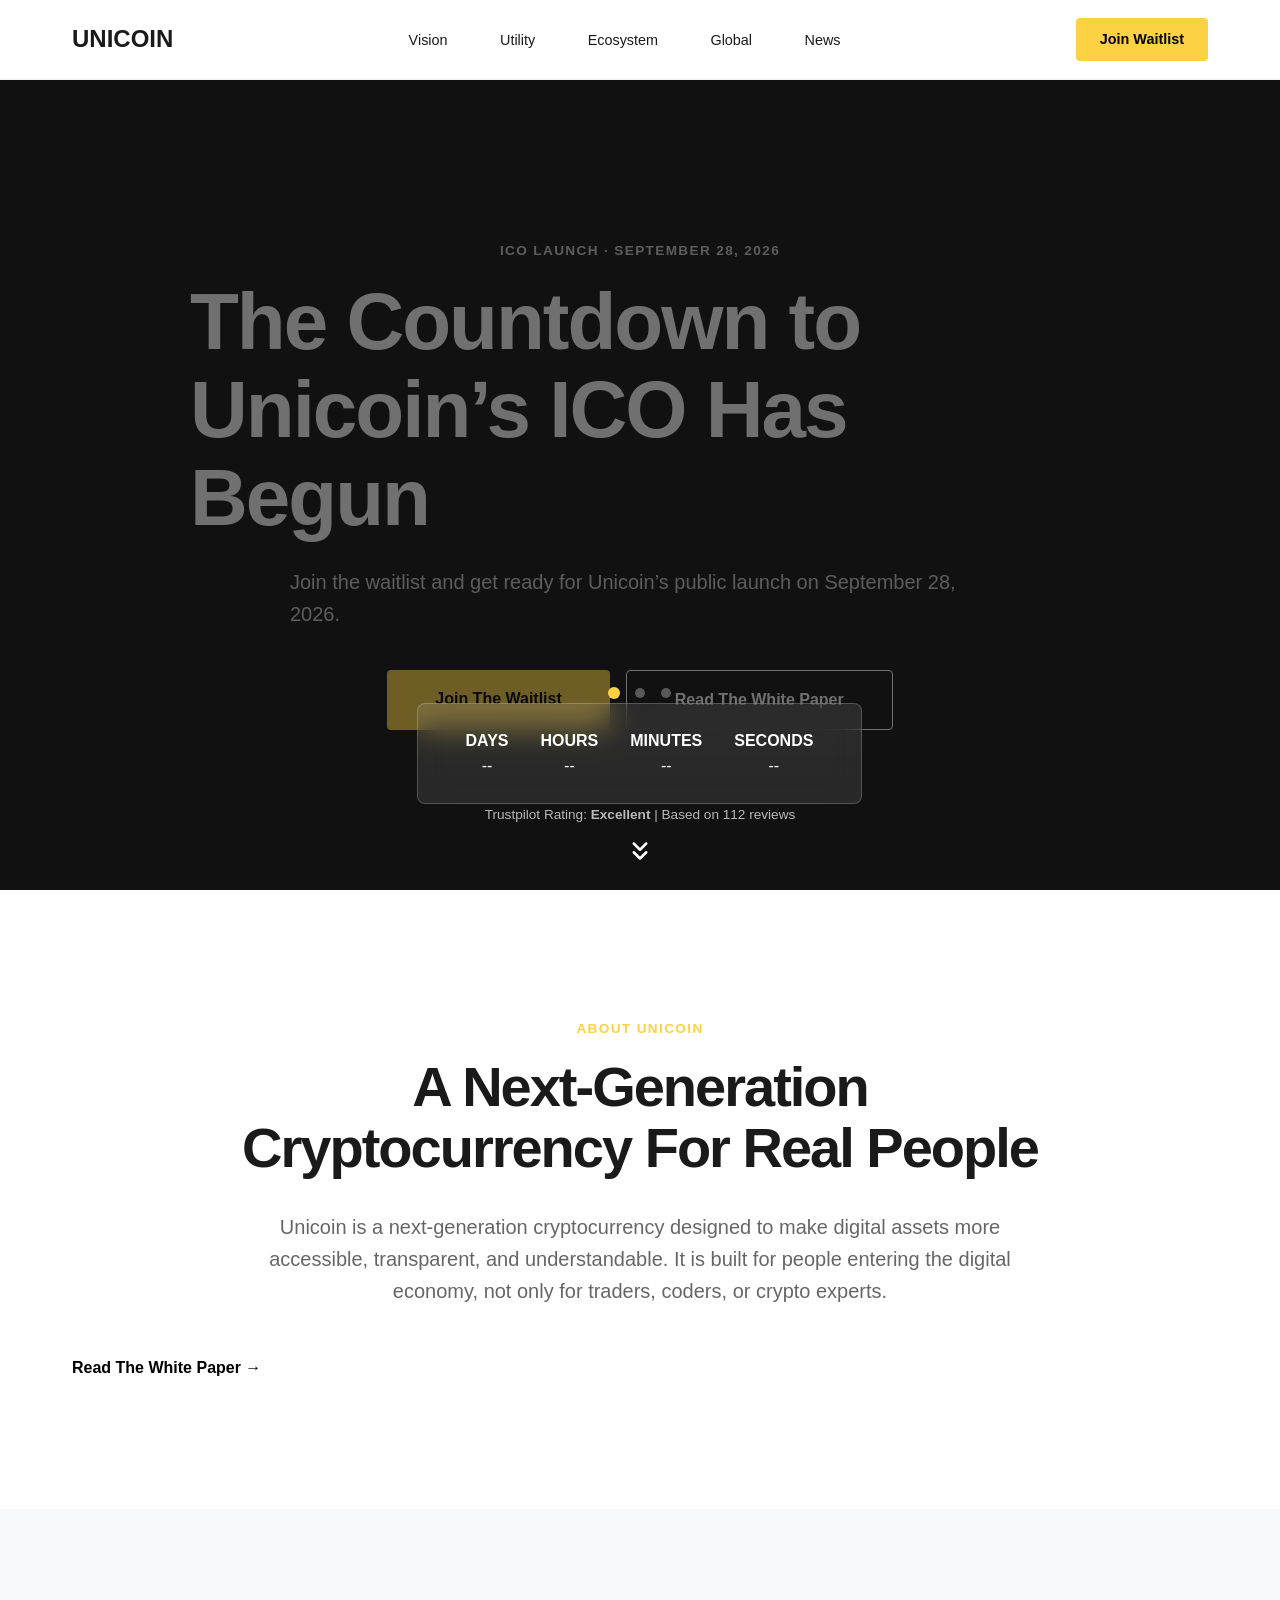
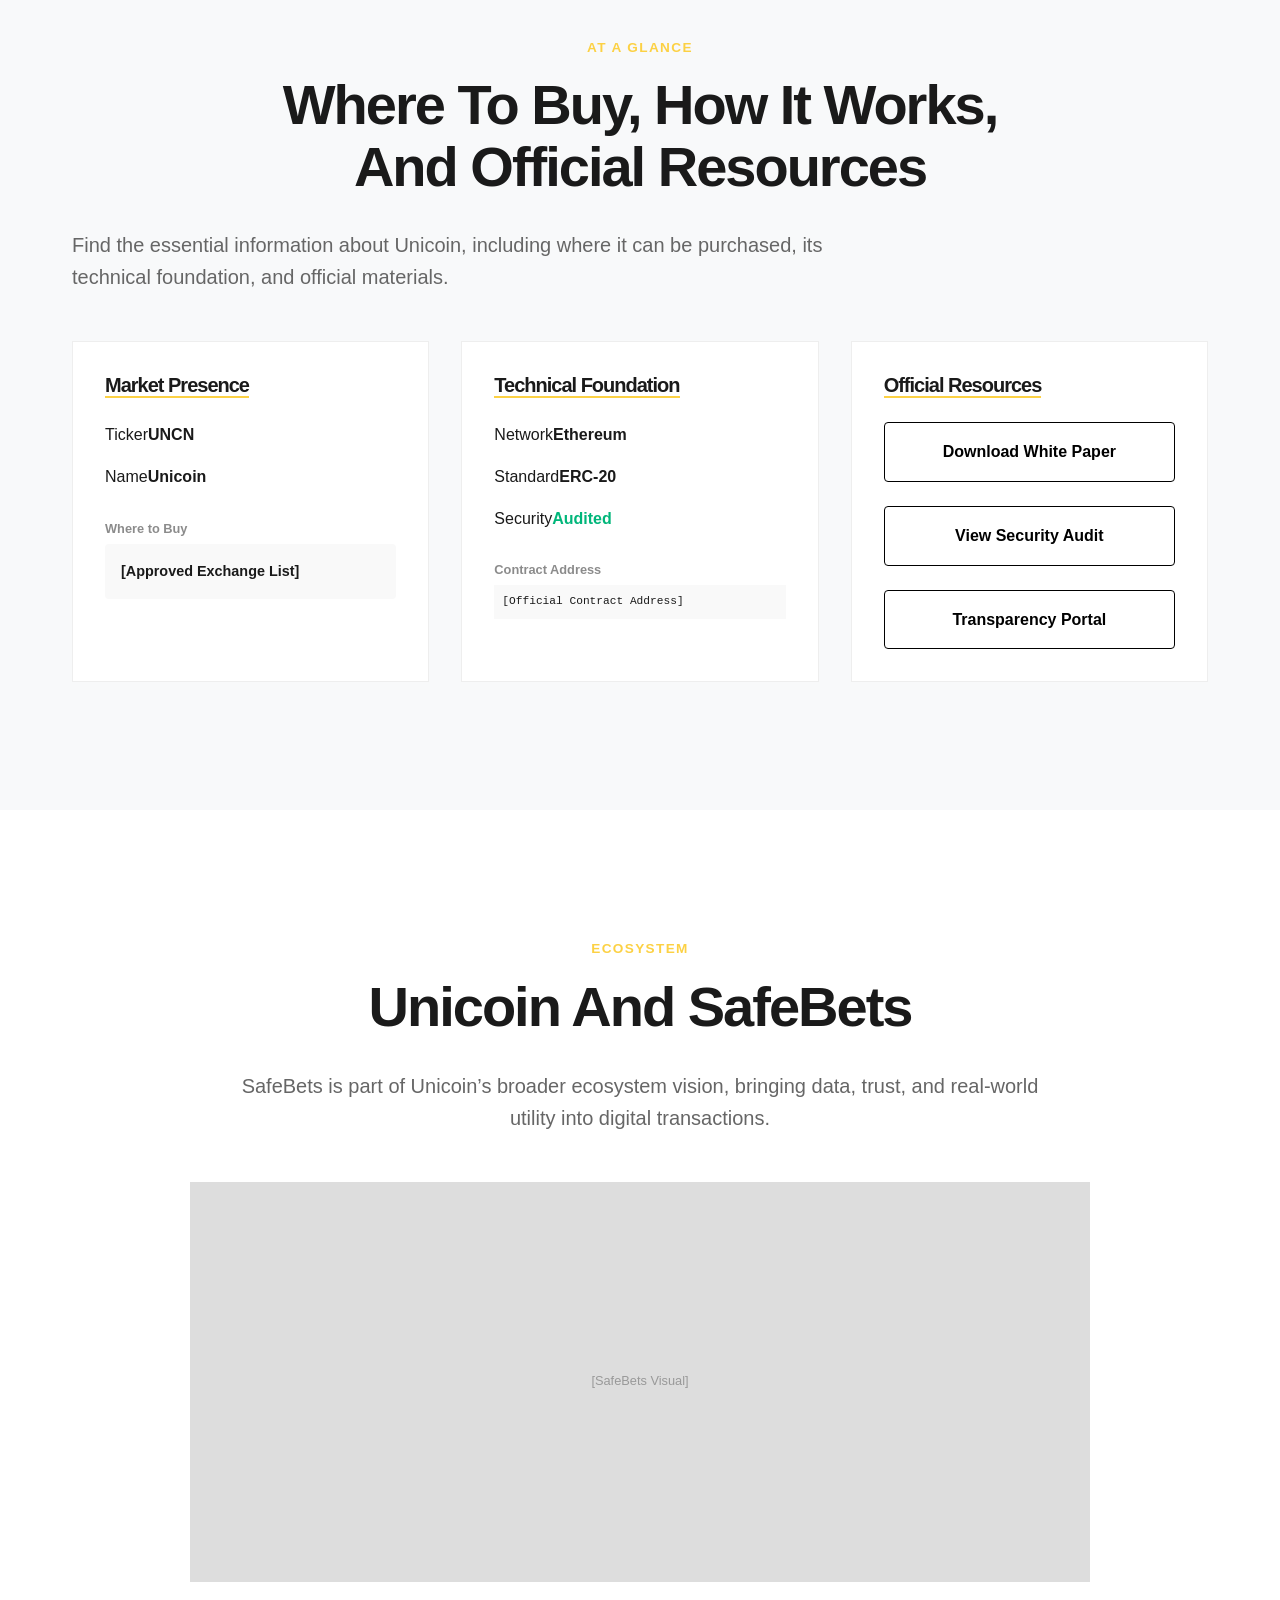
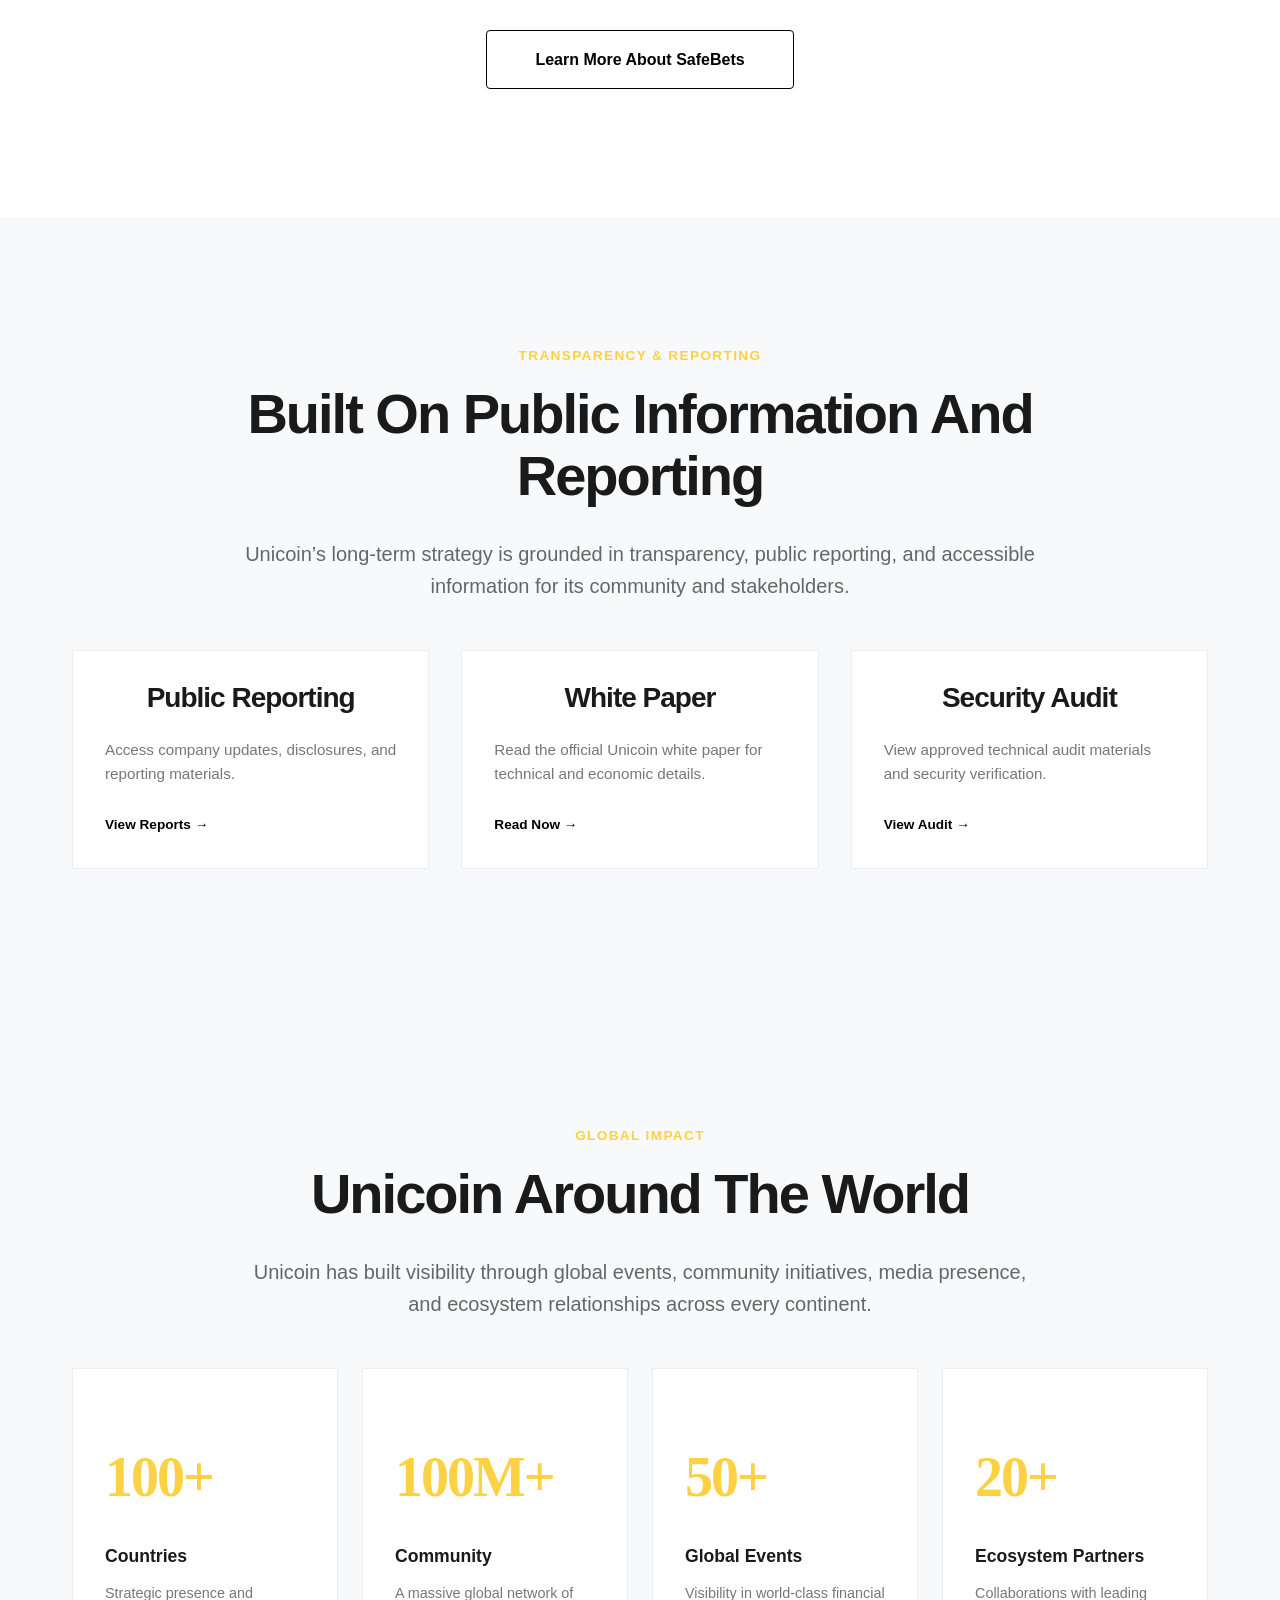
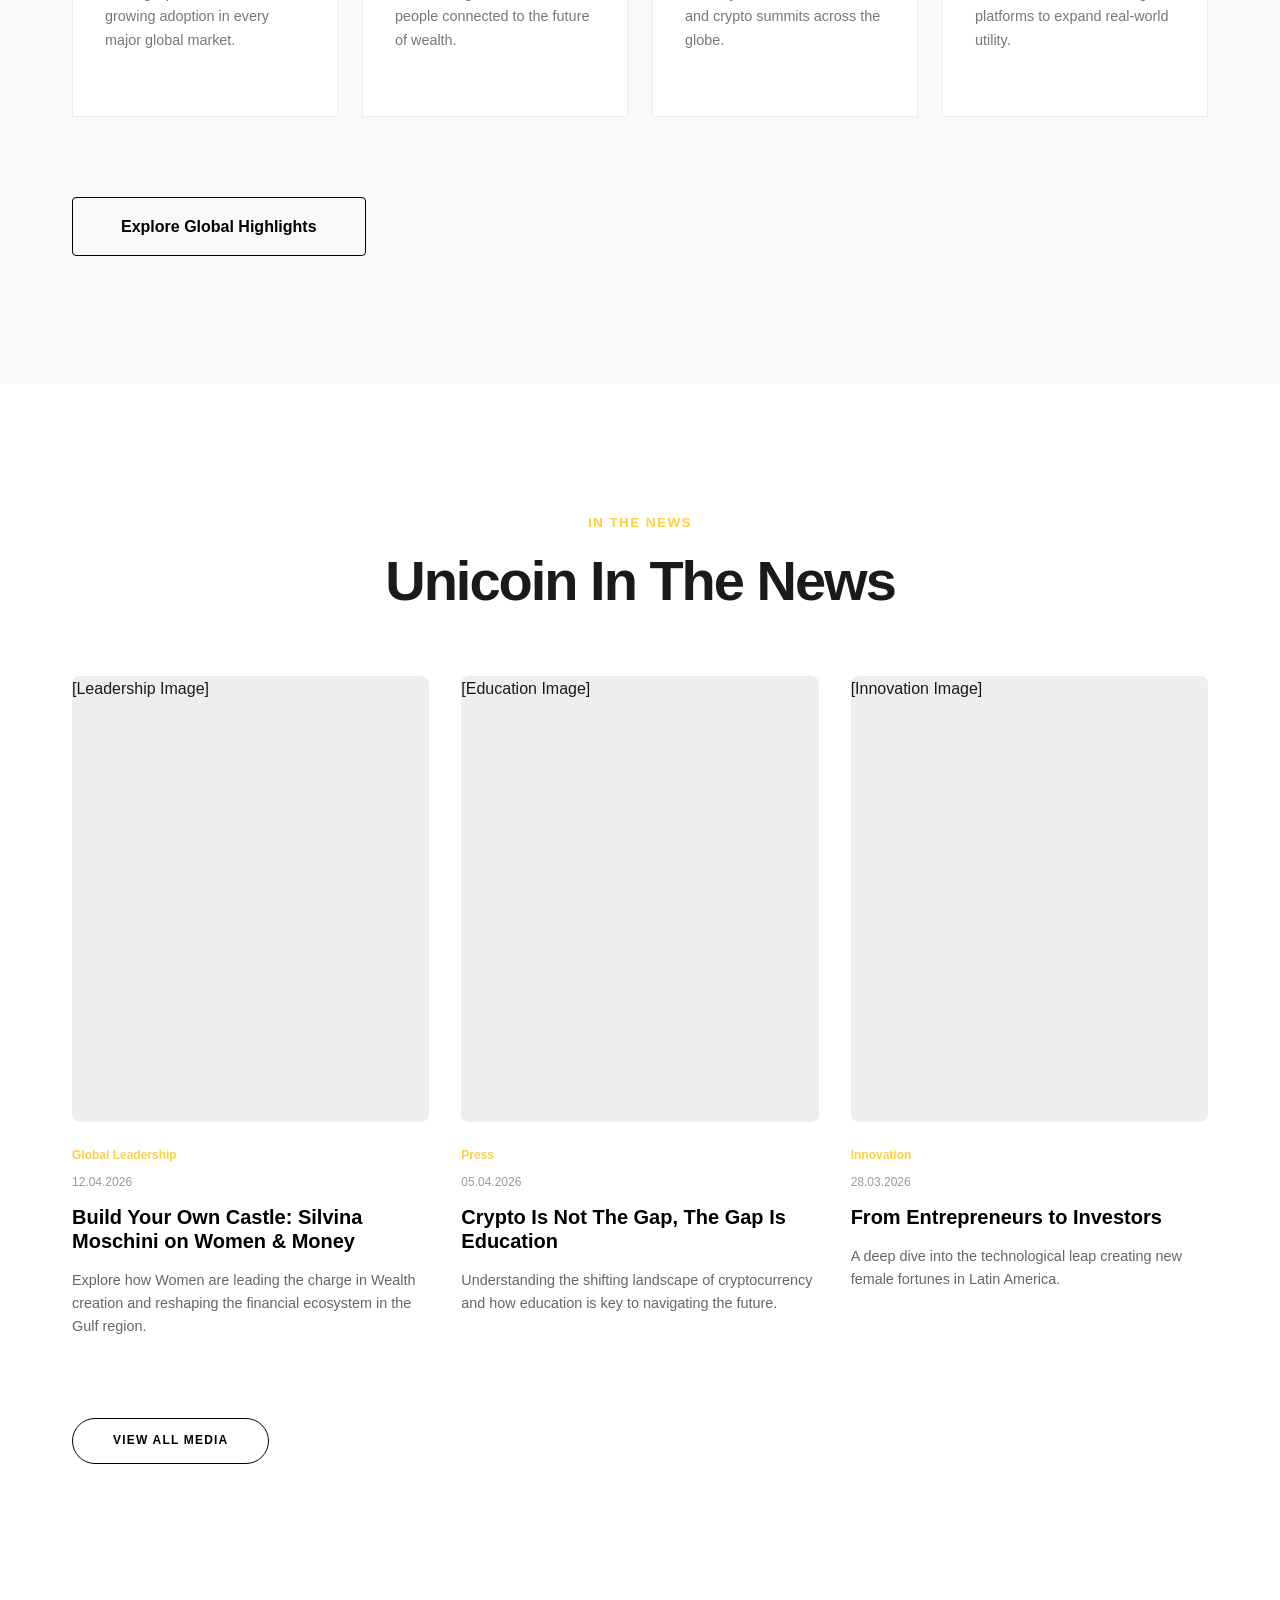
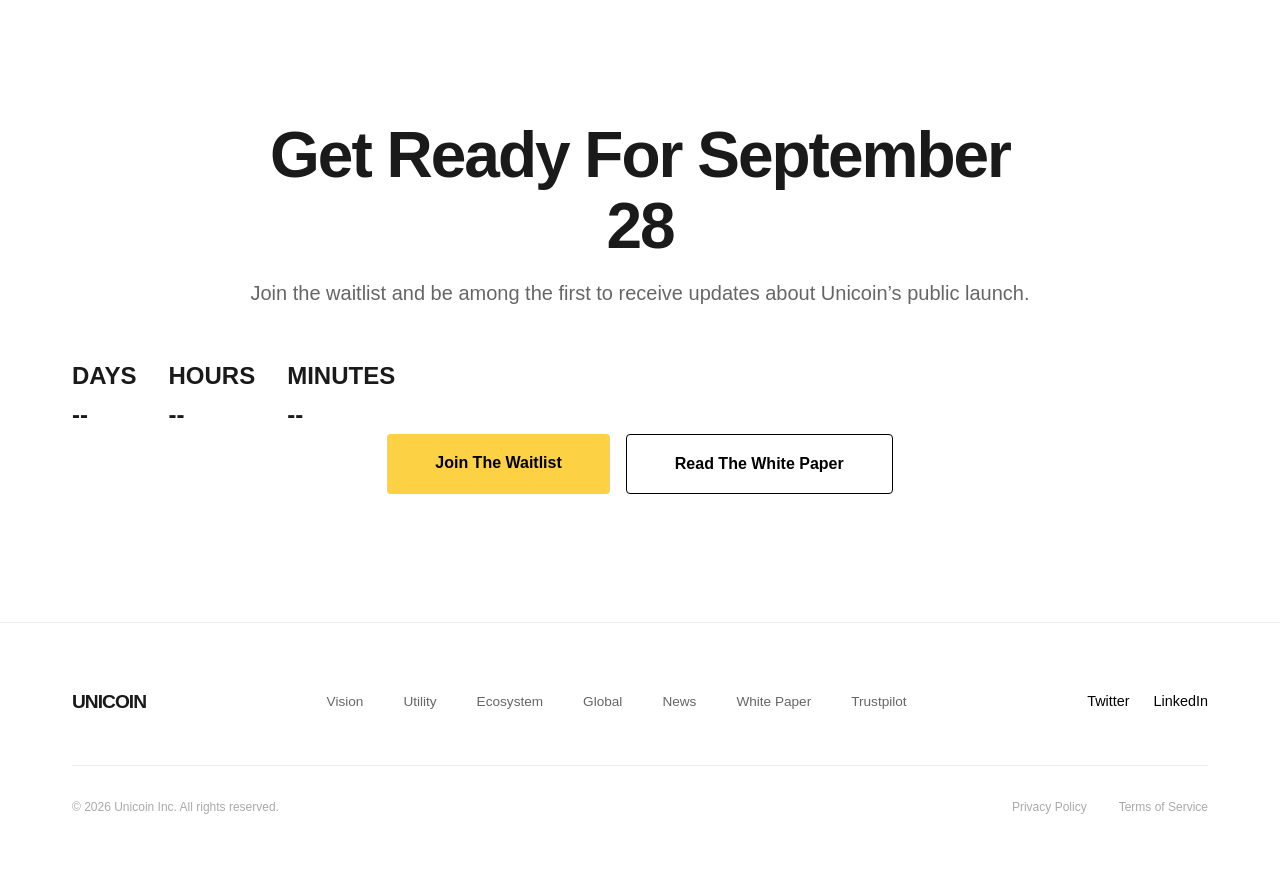
<file: index.html>
<!DOCTYPE html>
<html lang="en">
<head>
  <meta charset="UTF-8">
  <meta name="viewport" content="width=device-width, initial-scale=1.0">
  <title>Unicoin | The Smart Coin for Smart People</title>
  <link rel="stylesheet" href="style.css?v=2.1">
</head>
<body>

  <!-- HEADER -->
  <header>
    <div class="container flex-between" style="height: 100%; display: flex; justify-content: space-between; align-items: center;">
      <div class="logo" style="font-family: 'Montserrat', sans-serif; font-weight: 700; font-size: 1.5rem;">UNICOIN</div>
      <nav class="nav-links">
        <span>Vision</span>
        <span>Utility</span>
        <span>Ecosystem</span>
        <span>Global</span>
        <span>News</span>
      </nav>
      <div>
        <a href="#" class="btn-modern btn-gold" style="padding: 0.6rem 1.5rem; font-size: 0.9rem; border-radius: 4px;">Join Waitlist</a>
      </div>
    </div>
  </header>

  <main>
    <!-- SECTION 1: HERO SLIDER / ICO COUNTDOWN -->
    <section class="hero-wide" style="padding: 0;">
      <div class="hero-image" style="background: #111;"></div>
      
      <div class="hero-slider-container">
        <!-- Slide 1 -->
        <div class="hero-slide" id="slide1">
          <div class="hero-content">
            <span class="eyebrow" style="color: #fff; opacity: 0.8;">ICO Launch · September 28, 2026</span>
            <h1 style="color: #fff; margin-bottom: 1.5rem;">The Countdown to Unicoin’s ICO Has Begun</h1>
            <p style="color: rgba(255,255,255,0.8); font-size: 1.25rem; max-width: 700px; margin: 0 auto 2.5rem;">Join the waitlist and get ready for Unicoin’s public launch on September 28, 2026.</p>
            <div style="display: flex; gap: 1rem; justify-content: center;">
              <a href="#" class="btn-modern btn-gold">Join The Waitlist</a>
              <a href="#" class="btn-modern btn-outline" style="border-color: #fff; color: #fff;">Read The White Paper</a>
            </div>
          </div>
        </div>

        <!-- Slide 2 -->
        <div class="hero-slide" id="slide2">
          <div class="hero-content">
            <span class="eyebrow" style="color: #fff; opacity: 0.8;">Accessible Crypto</span>
            <h1 style="color: #fff; margin-bottom: 1.5rem;">Built to Bring the Next Billion Into Crypto</h1>
            <p style="color: rgba(255,255,255,0.8); font-size: 1.25rem; max-width: 700px; margin: 0 auto 2.5rem;">Unicoin is designed to make digital assets more accessible, transparent, and understandable for real people.</p>
            <div style="display: flex; gap: 1rem; justify-content: center;">
              <a href="#" class="btn-modern btn-gold">Join The Waitlist</a>
            </div>
          </div>
        </div>

        <!-- Slide 3 -->
        <div class="hero-slide" id="slide3">
          <div class="hero-content">
            <span class="eyebrow" style="color: #fff; opacity: 0.8;">Transparency & Vision</span>
            <h1 style="color: #fff; margin-bottom: 1.5rem;">Built on Transparency, Assets, and Long-Term Vision</h1>
            <p style="color: rgba(255,255,255,0.8); font-size: 1.25rem; max-width: 700px; margin: 0 auto 2.5rem;">With public reporting, an asset-focused strategy, and a growing global presence, Unicoin is preparing for its next chapter.</p>
            <div style="display: flex; gap: 1rem; justify-content: center;">
              <a href="#" class="btn-modern btn-gold">Join The Waitlist</a>
            </div>
          </div>
        </div>
      </div>

      <!-- Navigation Dots -->
      <div class="slider-dots">
        <div class="dot active" onclick="scrollToSlide(0)"></div>
        <div class="dot" onclick="scrollToSlide(1)"></div>
        <div class="dot" onclick="scrollToSlide(2)"></div>
      </div>

      <!-- Floating Countdown & Trustpilot (Persistent) -->
      <div style="position: absolute; bottom: 4rem; left: 50%; transform: translateX(-50%); z-index: 10; text-align: center; width: 100%;">
        <div class="countdown-module" style="background: rgba(255,255,255,0.1); backdrop-filter: blur(15px); padding: 1.5rem 3rem; border-radius: 8px; display: inline-flex; gap: 2rem; border: 1px solid rgba(255,255,255,0.2);">
          <div class="unit" style="color: #fff;"><strong>DAYS</strong><br>--</div>
          <div class="unit" style="color: #fff;"><strong>HOURS</strong><br>--</div>
          <div class="unit" style="color: #fff;"><strong>MINUTES</strong><br>--</div>
          <div class="unit" style="color: #fff;"><strong>SECONDS</strong><br>--</div>
        </div>
        <div class="mt-2" style="color: #fff; opacity: 0.7; font-size: 0.85rem;">
          Trustpilot Rating: <strong>Excellent</strong> | Based on 112 reviews
        </div>
      </div>
      
      <!-- Scroll Indicator -->
      <div class="scroll-indicator">
        <svg width="30" height="30" viewBox="0 0 24 24" fill="none" stroke="currentColor" stroke-width="2" stroke-linecap="round" stroke-linejoin="round"><path d="M7 13l5 5 5-5M7 6l5 5 5-5"/></svg>
      </div>
    </section>

    <script>
      const container = document.querySelector('.hero-slider-container');
      const dots = document.querySelectorAll('.dot');
      
      container.addEventListener('scroll', () => {
        const index = Math.round(container.scrollLeft / container.offsetWidth);
        dots.forEach((dot, i) => {
          dot.classList.toggle('active', i === index);
        });
      });

      function scrollToSlide(index) {
        container.scrollTo({
          left: index * container.offsetWidth,
          behavior: 'smooth'
        });
      }

      // Auto-scroll every 5 seconds
      let currentIdx = 0;
      setInterval(() => {
        currentIdx = (currentIdx + 1) % dots.length;
        scrollToSlide(currentIdx);
      }, 5000);
    </script>

    <!-- SECTION 2: WHAT IS UNICOIN? -->
    <section class="section-white">
      <div class="container text-center">
        <span class="eyebrow">About Unicoin</span>
        <h2>A Next-Generation Cryptocurrency For Real People</h2>
        <p class="intro-copy">Unicoin is a next-generation cryptocurrency designed to make digital assets more accessible, transparent, and understandable. It is built for people entering the digital economy, not only for traders, coders, or crypto experts.</p>
        <div class="mt-2">
          <a href="#" style="color: #000; font-weight: 700; text-decoration: none;">Read The White Paper →</a>
        </div>
      </div>
    </section>

    <!-- SECTION 3: UNICOIN AT A GLANCE -->
    <section class="section-gray">
      <div class="container">
        <span class="eyebrow">At A Glance</span>
        <h2>Where To Buy, How It Works, And Official Resources</h2>
        <p class="intro-copy" style="text-align: left; margin-left: 0;">Find the essential information about Unicoin, including where it can be purchased, its technical foundation, and official materials.</p>
        
        <div class="grid-3 mt-3">
          <!-- Market Presence -->
          <div class="card-modern" style="background: white; padding: 2rem; border: 1px solid #eee;">
            <h3 style="font-size: 1.25rem; letter-spacing: -1px; margin-bottom: 1.5rem; border-bottom: 2px solid var(--color-gold); display: inline-block;">Market Presence</h3>
            <div style="display: flex; flex-direction: column; gap: 1rem;">
              <div class="flex-between"><span>Ticker</span><strong>UNCN</strong></div>
              <div class="flex-between"><span>Name</span><strong>Unicoin</strong></div>
              <div style="margin-top: 1rem;">
                <h4 style="font-size: 0.8rem; opacity: 0.5; margin-bottom: 0.5rem; letter-spacing: 0;">Where to Buy</h4>
                <div style="padding: 1rem; background: #f9f9f9; border-radius: 4px; font-weight: 600; font-size: 0.9rem;">
                  [Approved Exchange List]
                </div>
              </div>
            </div>
          </div>

          <!-- Technical Foundation -->
          <div class="card-modern" style="background: white; padding: 2rem; border: 1px solid #eee;">
            <h3 style="font-size: 1.25rem; letter-spacing: -1px; margin-bottom: 1.5rem; border-bottom: 2px solid var(--color-gold); display: inline-block;">Technical Foundation</h3>
            <div style="display: flex; flex-direction: column; gap: 1rem;">
              <div class="flex-between"><span>Network</span><strong>Ethereum</strong></div>
              <div class="flex-between"><span>Standard</span><strong>ERC-20</strong></div>
              <div class="flex-between"><span>Security</span><strong style="color: #00b67a;">Audited</strong></div>
              <div style="margin-top: 1rem;">
                <h4 style="font-size: 0.8rem; opacity: 0.5; margin-bottom: 0.5rem; letter-spacing: 0;">Contract Address</h4>
                <code style="font-size: 0.7rem; background: #f9f9f9; padding: 0.5rem; display: block; word-break: break-all;">[Official Contract Address]</code>
              </div>
            </div>
          </div>

          <!-- Resources & Support -->
          <div class="card-modern" style="background: white; padding: 2rem; border: 1px solid #eee;">
            <h3 style="font-size: 1.25rem; letter-spacing: -1px; margin-bottom: 1.5rem; border-bottom: 2px solid var(--color-gold); display: inline-block;">Official Resources</h3>
            <div style="display: flex; flex-direction: column; gap: 1.5rem;">
              <a href="#" class="btn-modern btn-outline" style="text-align: center; width: 100%;">Download White Paper</a>
              <a href="#" class="btn-modern btn-outline" style="text-align: center; width: 100%;">View Security Audit</a>
              <a href="#" class="btn-modern btn-outline" style="text-align: center; width: 100%;">Transparency Portal</a>
            </div>
          </div>
        </div>
      </div>
    </section>

    <!-- SECTION 4: SAFEBETS -->
    <section class="section-white">
      <div class="container text-center">
        <span class="eyebrow">Ecosystem</span>
        <h2>Unicoin And SafeBets</h2>
        <p class="intro-copy">SafeBets is part of Unicoin’s broader ecosystem vision, bringing data, trust, and real-world utility into digital transactions.</p>
        
        <div class="media-placeholder" style="height: 400px; margin-bottom: 3rem; max-width: 900px; margin-left: auto; margin-right: auto;">
          [SafeBets Visual]
        </div>
        
        <div class="btn-container-center">
          <a href="#" class="btn-modern btn-outline">Learn More About SafeBets</a>
        </div>
      </div>
    </section>

    <!-- SECTION 5: TRANSPARENCY & REPORTING -->
    <section class="section-gray">
      <div class="container text-center">
        <span class="eyebrow">Transparency & Reporting</span>
        <h2>Built On Public Information And Reporting</h2>
        <p class="intro-copy">Unicoin’s long-term strategy is grounded in transparency, public reporting, and accessible information for its community and stakeholders.</p>
        
        <div class="grid-3 mt-3">
          <div class="card-modern" style="background: white; padding: 2rem; border: 1px solid #eee; text-align: left;">
            <h3 style="letter-spacing: -1px;">Public Reporting</h3>
            <p style="font-size: 0.95rem; color: #777; margin-bottom: 1.5rem;">Access company updates, disclosures, and reporting materials.</p>
            <a href="#" style="color: #000; font-weight: 700; text-decoration: none; font-size: 0.85rem;">View Reports →</a>
          </div>
          <div class="card-modern" style="background: white; padding: 2rem; border: 1px solid #eee; text-align: left;">
            <h3 style="letter-spacing: -1px;">White Paper</h3>
            <p style="font-size: 0.95rem; color: #777; margin-bottom: 1.5rem;">Read the official Unicoin white paper for technical and economic details.</p>
            <a href="#" style="color: #000; font-weight: 700; text-decoration: none; font-size: 0.85rem;">Read Now →</a>
          </div>
          <div class="card-modern" style="background: white; padding: 2rem; border: 1px solid #eee; text-align: left;">
            <h3 style="letter-spacing: -1px;">Security Audit</h3>
            <p style="font-size: 0.95rem; color: #777; margin-bottom: 1.5rem;">View approved technical audit materials and security verification.</p>
            <a href="#" style="color: #000; font-weight: 700; text-decoration: none; font-size: 0.85rem;">View Audit →</a>
          </div>
        </div>
      </div>
    </section>

    <!-- SECTION 6: UNICOIN AROUND THE WORLD -->
    <section class="section-gray">
      <div class="container text-center">
        <span class="eyebrow">Global Impact</span>
        <h2>Unicoin Around The World</h2>
        <p class="intro-copy">Unicoin has built visibility through global events, community initiatives, media presence, and ecosystem relationships across every continent.</p>

        <div class="grid-4 mt-3">
          <!-- Stat 1 -->
          <div class="card-modern" style="background: white; padding: 4rem 2rem; border: 1px solid #eee; height: 100%; display: flex; flex-direction: column; justify-content: center;">
            <div style="font-size: 3.5rem; font-weight: 700; color: var(--color-gold); margin-bottom: 1.5rem; font-family: 'Montserrat'; letter-spacing: -2px;">100+</div>
            <h4 style="letter-spacing: 0; font-size: 1.1rem; margin-bottom: 1rem;">Countries</h4>
            <p style="font-size: 0.9rem; color: #777;">Strategic presence and growing adoption in every major global market.</p>
          </div>
          <!-- Stat 2 -->
          <div class="card-modern" style="background: white; padding: 4rem 2rem; border: 1px solid #eee; height: 100%; display: flex; flex-direction: column; justify-content: center;">
            <div style="font-size: 3.5rem; font-weight: 700; color: var(--color-gold); margin-bottom: 1.5rem; font-family: 'Montserrat'; letter-spacing: -2px;">100M+</div>
            <h4 style="letter-spacing: 0; font-size: 1.1rem; margin-bottom: 1rem;">Community</h4>
            <p style="font-size: 0.9rem; color: #777;">A massive global network of people connected to the future of wealth.</p>
          </div>
          <!-- Stat 3 -->
          <div class="card-modern" style="background: white; padding: 4rem 2rem; border: 1px solid #eee; height: 100%; display: flex; flex-direction: column; justify-content: center;">
            <div style="font-size: 3.5rem; font-weight: 700; color: var(--color-gold); margin-bottom: 1.5rem; font-family: 'Montserrat'; letter-spacing: -2px;">50+</div>
            <h4 style="letter-spacing: 0; font-size: 1.1rem; margin-bottom: 1rem;">Global Events</h4>
            <p style="font-size: 0.9rem; color: #777;">Visibility in world-class financial and crypto summits across the globe.</p>
          </div>
          <!-- Stat 4 -->
          <div class="card-modern" style="background: white; padding: 4rem 2rem; border: 1px solid #eee; height: 100%; display: flex; flex-direction: column; justify-content: center;">
            <div style="font-size: 3.5rem; font-weight: 700; color: var(--color-gold); margin-bottom: 1.5rem; font-family: 'Montserrat'; letter-spacing: -2px;">20+</div>
            <h4 style="letter-spacing: 0; font-size: 1.1rem; margin-bottom: 1rem;">Ecosystem Partners</h4>
            <p style="font-size: 0.9rem; color: #777;">Collaborations with leading platforms to expand real-world utility.</p>
          </div>
        </div>
        
        <div class="text-center mt-3" style="margin-top: 5rem;">
          <a href="#" class="btn-modern btn-outline">Explore Global Highlights</a>
        </div>
      </div>
    </section>

    <!-- SECTION 7: UNICOIN IN THE NEWS -->
    <section class="section-white">
      <div class="container">
        <span class="eyebrow">In The News</span>
        <h2 style="margin-bottom: 4rem;">Unicoin In The News</h2>

        <div class="grid-3">
          <!-- Card 1 -->
          <div class="news-card">
            <div class="news-card-img">[Leadership Image]</div>
            <span class="news-category">Global Leadership</span>
            <span class="news-date">12.04.2026</span>
            <a href="#" class="news-title-link">Build Your Own Castle: Silvina Moschini on Women & Money</a>
            <p style="font-size: 0.9rem; color: #666;">Explore how Women are leading the charge in Wealth creation and reshaping the financial ecosystem in the Gulf region.</p>
          </div>
          <!-- Card 2 -->
          <div class="news-card">
            <div class="news-card-img">[Education Image]</div>
            <span class="news-category">Press</span>
            <span class="news-date">05.04.2026</span>
            <a href="#" class="news-title-link">Crypto Is Not The Gap, The Gap Is Education</a>
            <p style="font-size: 0.9rem; color: #666;">Understanding the shifting landscape of cryptocurrency and how education is key to navigating the future.</p>
          </div>
          <!-- Card 3 -->
          <div class="news-card">
            <div class="news-card-img">[Innovation Image]</div>
            <span class="news-category">Innovation</span>
            <span class="news-date">28.03.2026</span>
            <a href="#" class="news-title-link">From Entrepreneurs to Investors</a>
            <p style="font-size: 0.9rem; color: #666;">A deep dive into the technological leap creating new female fortunes in Latin America.</p>
          </div>
        </div>
        
        <div class="text-center mt-3" style="margin-top: 5rem;">
          <a href="#" class="btn-news">View All Media</a>
        </div>
      </div>
    </section>

    <!-- SECTION 8: FINAL CTA -->
    <section class="section-white text-center">
      <div class="container">
        <h2 style="font-size: 4rem; margin-bottom: 1rem;">Get Ready For September 28</h2>
        <p class="intro-copy">Join the waitlist and be among the first to receive updates about Unicoin’s public launch.</p>
        
        <div class="countdown-mini mt-3" style="display: inline-flex; gap: 2rem; font-family: 'Montserrat', sans-serif; font-weight: 700; font-size: 1.5rem;">
          <div>DAYS<br>--</div>
          <div>HOURS<br>--</div>
          <div>MINUTES<br>--</div>
        </div>

        <div class="mt-3" style="display: flex; gap: 1rem; justify-content: center;">
          <a href="#" class="btn-modern btn-gold">Join The Waitlist</a>
          <a href="#" class="btn-modern btn-outline">Read The White Paper</a>
        </div>
      </div>
    </section>

  </main>

  <footer>
    <div class="container">
      <div class="footer-inner">
        <div class="logo" style="font-family: 'Montserrat', sans-serif; font-weight: 700; font-size: 1.2rem; letter-spacing: -1px;">UNICOIN</div>
        <ul class="footer-links">
          <li>Vision</li>
          <li>Utility</li>
          <li>Ecosystem</li>
          <li>Global</li>
          <li>News</li>
          <li>White Paper</li>
          <li>Trustpilot</li>
        </ul>
        <div style="display: flex; gap: 1.5rem;">
          <a href="#" style="color: #000; text-decoration: none; font-size: 0.9rem;">Twitter</a>
          <a href="#" style="color: #000; text-decoration: none; font-size: 0.9rem;">LinkedIn</a>
        </div>
      </div>
      <div class="footer-bottom">
        <div>&copy; 2026 Unicoin Inc. All rights reserved.</div>
        <div style="display: flex; gap: 2rem;">
          <span>Privacy Policy</span>
          <span>Terms of Service</span>
        </div>
      </div>
    </div>
  </footer>

</body>
</html>
</file>
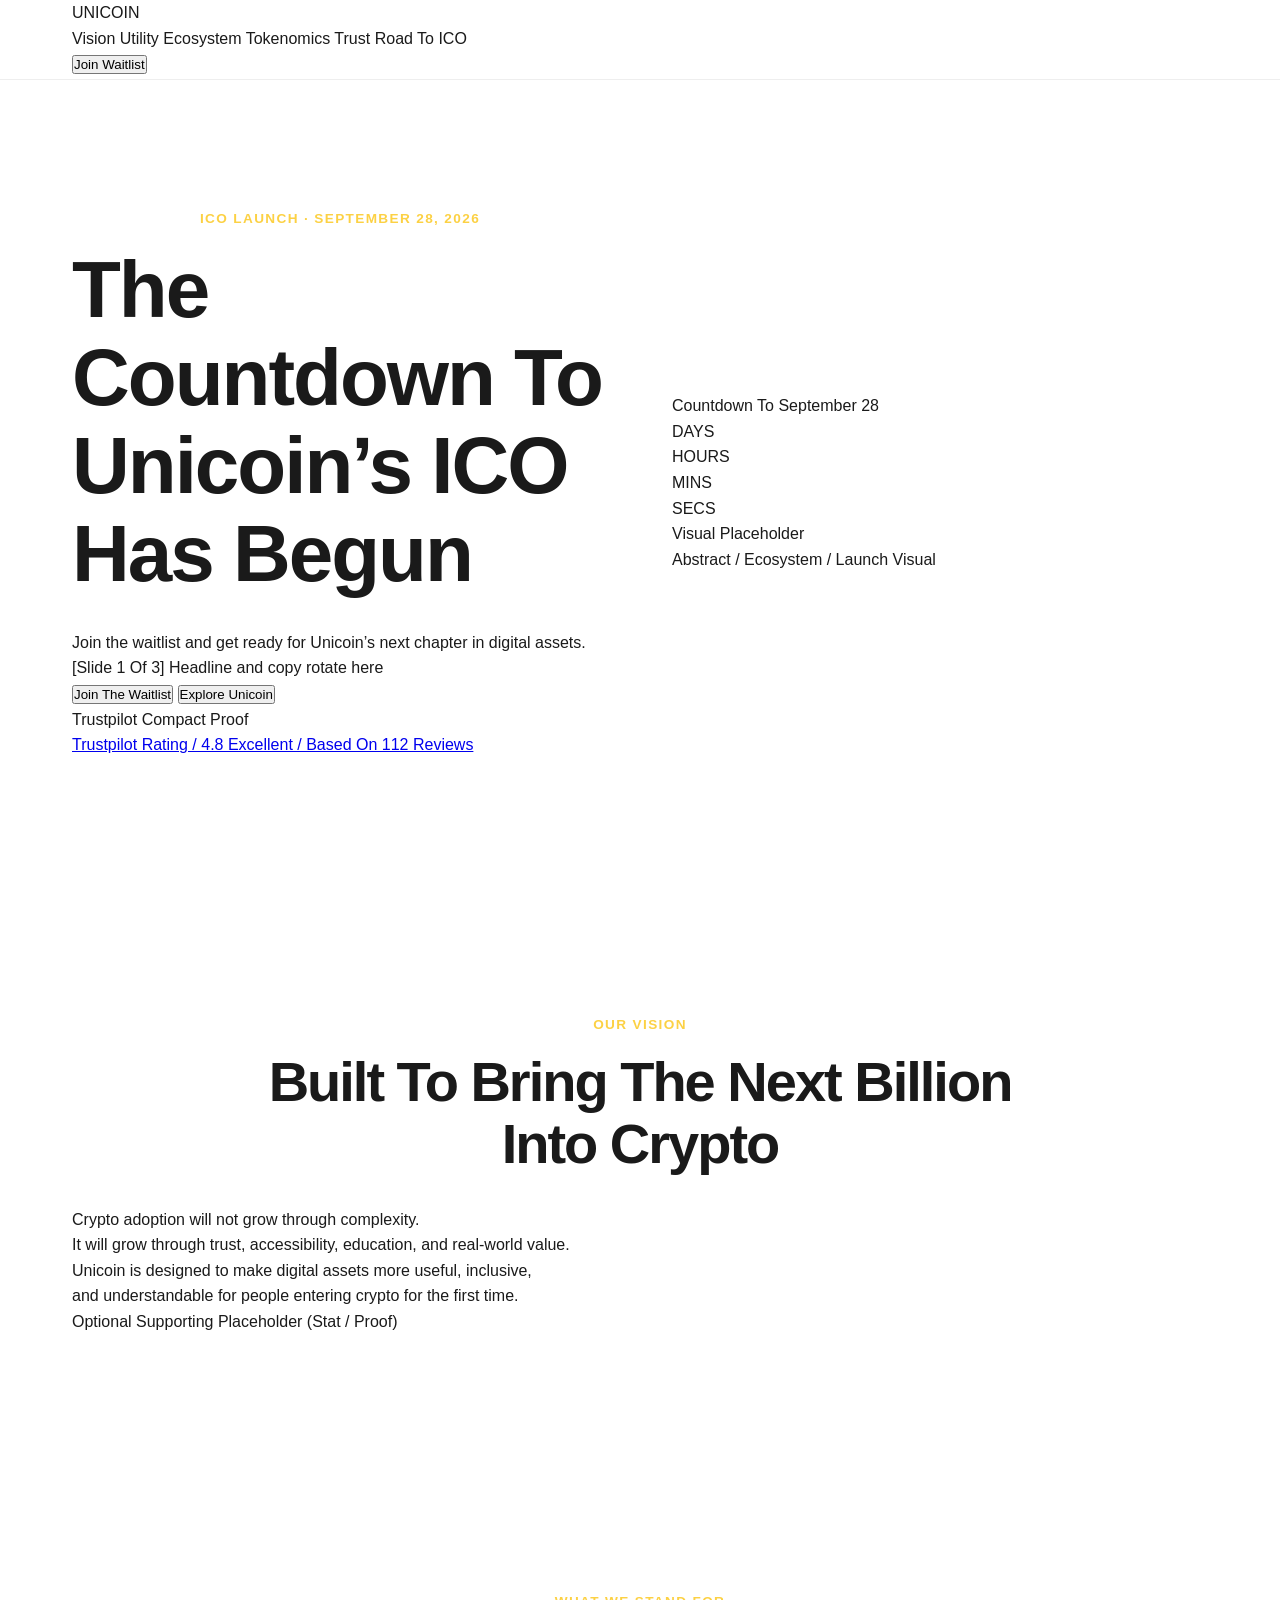
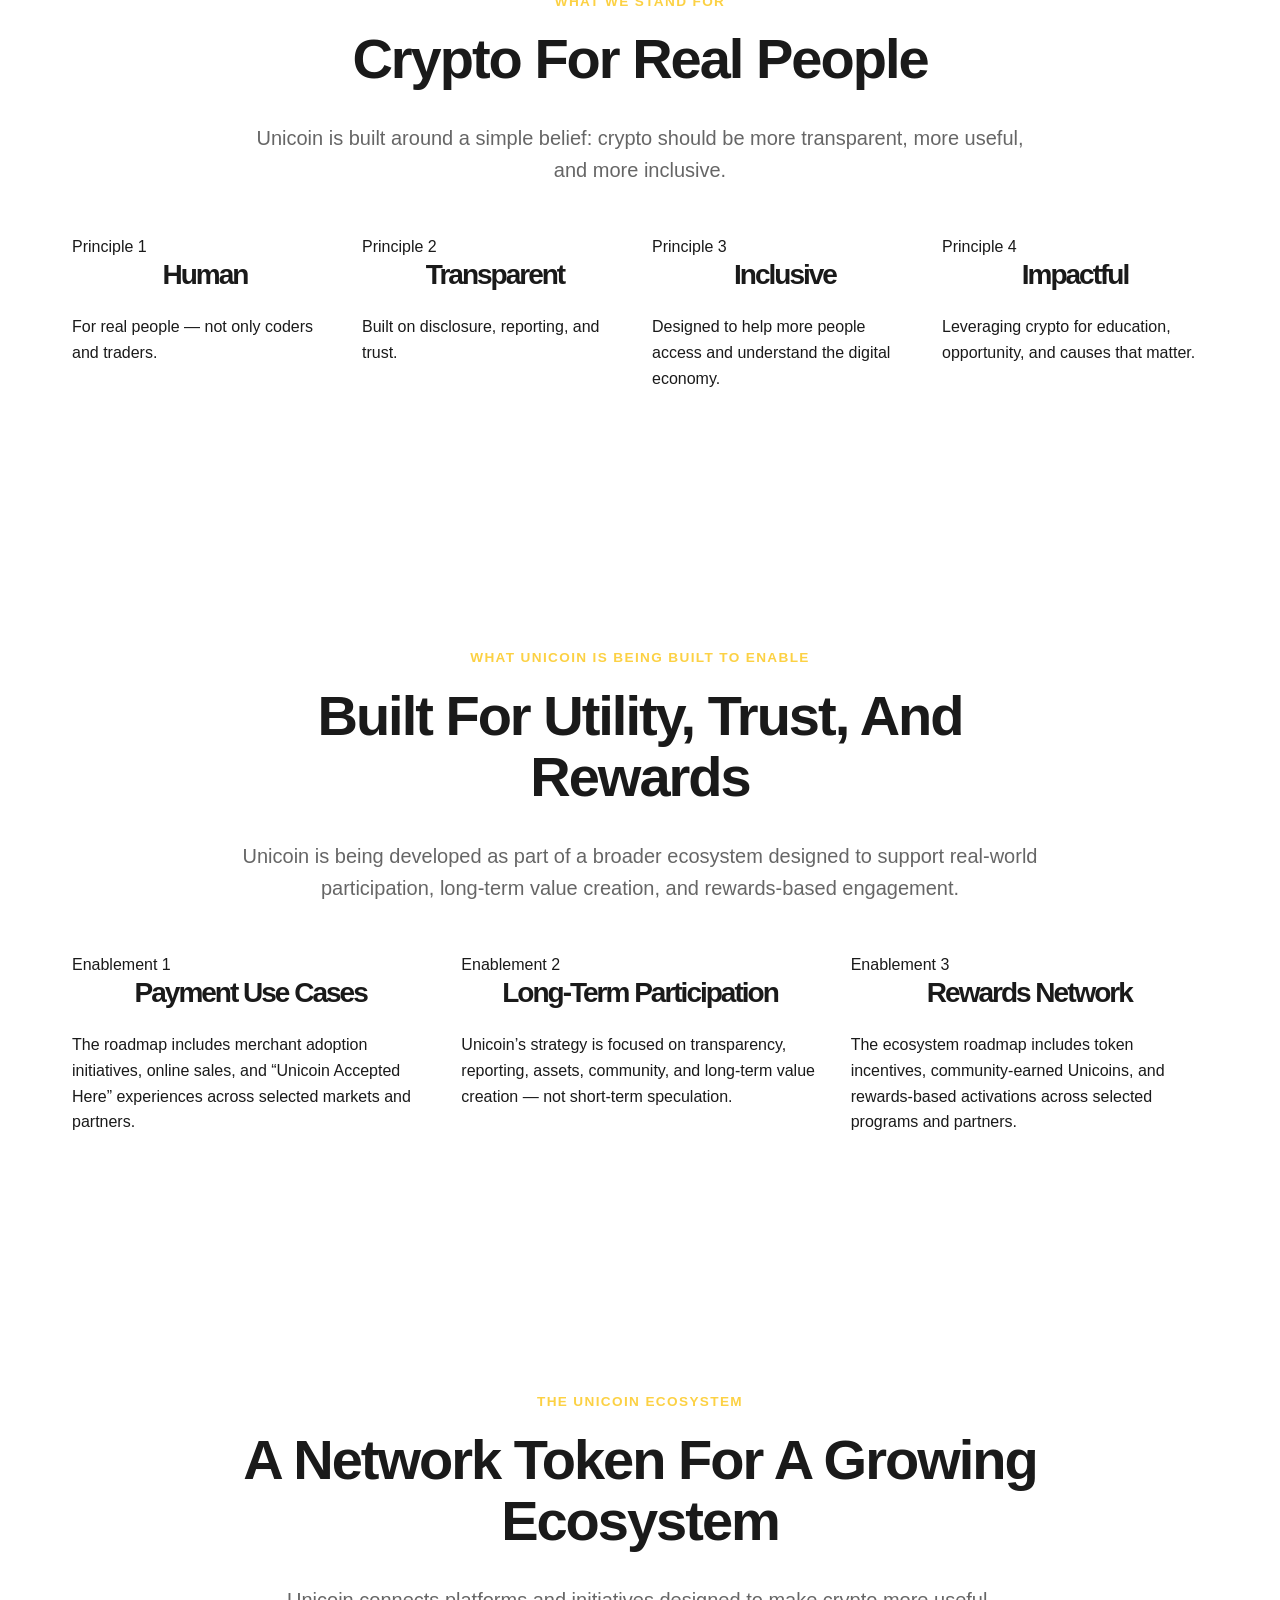
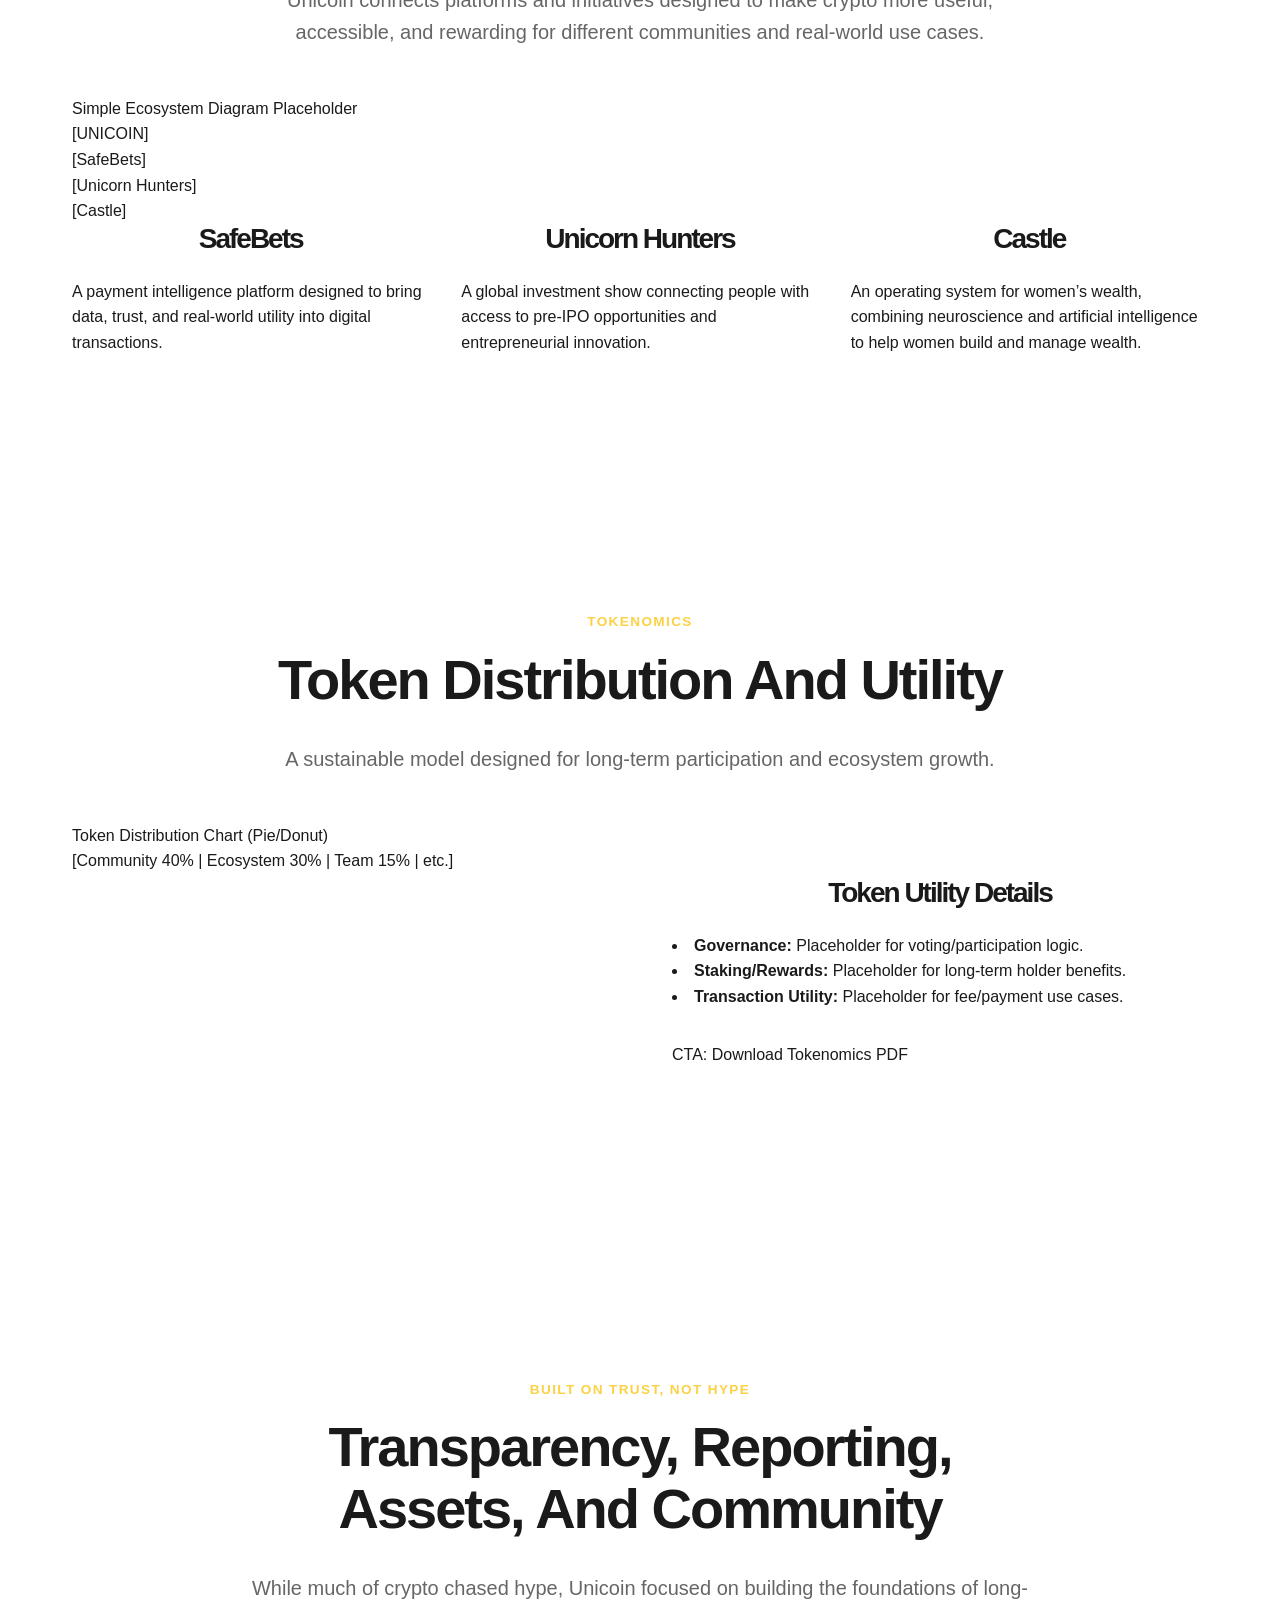
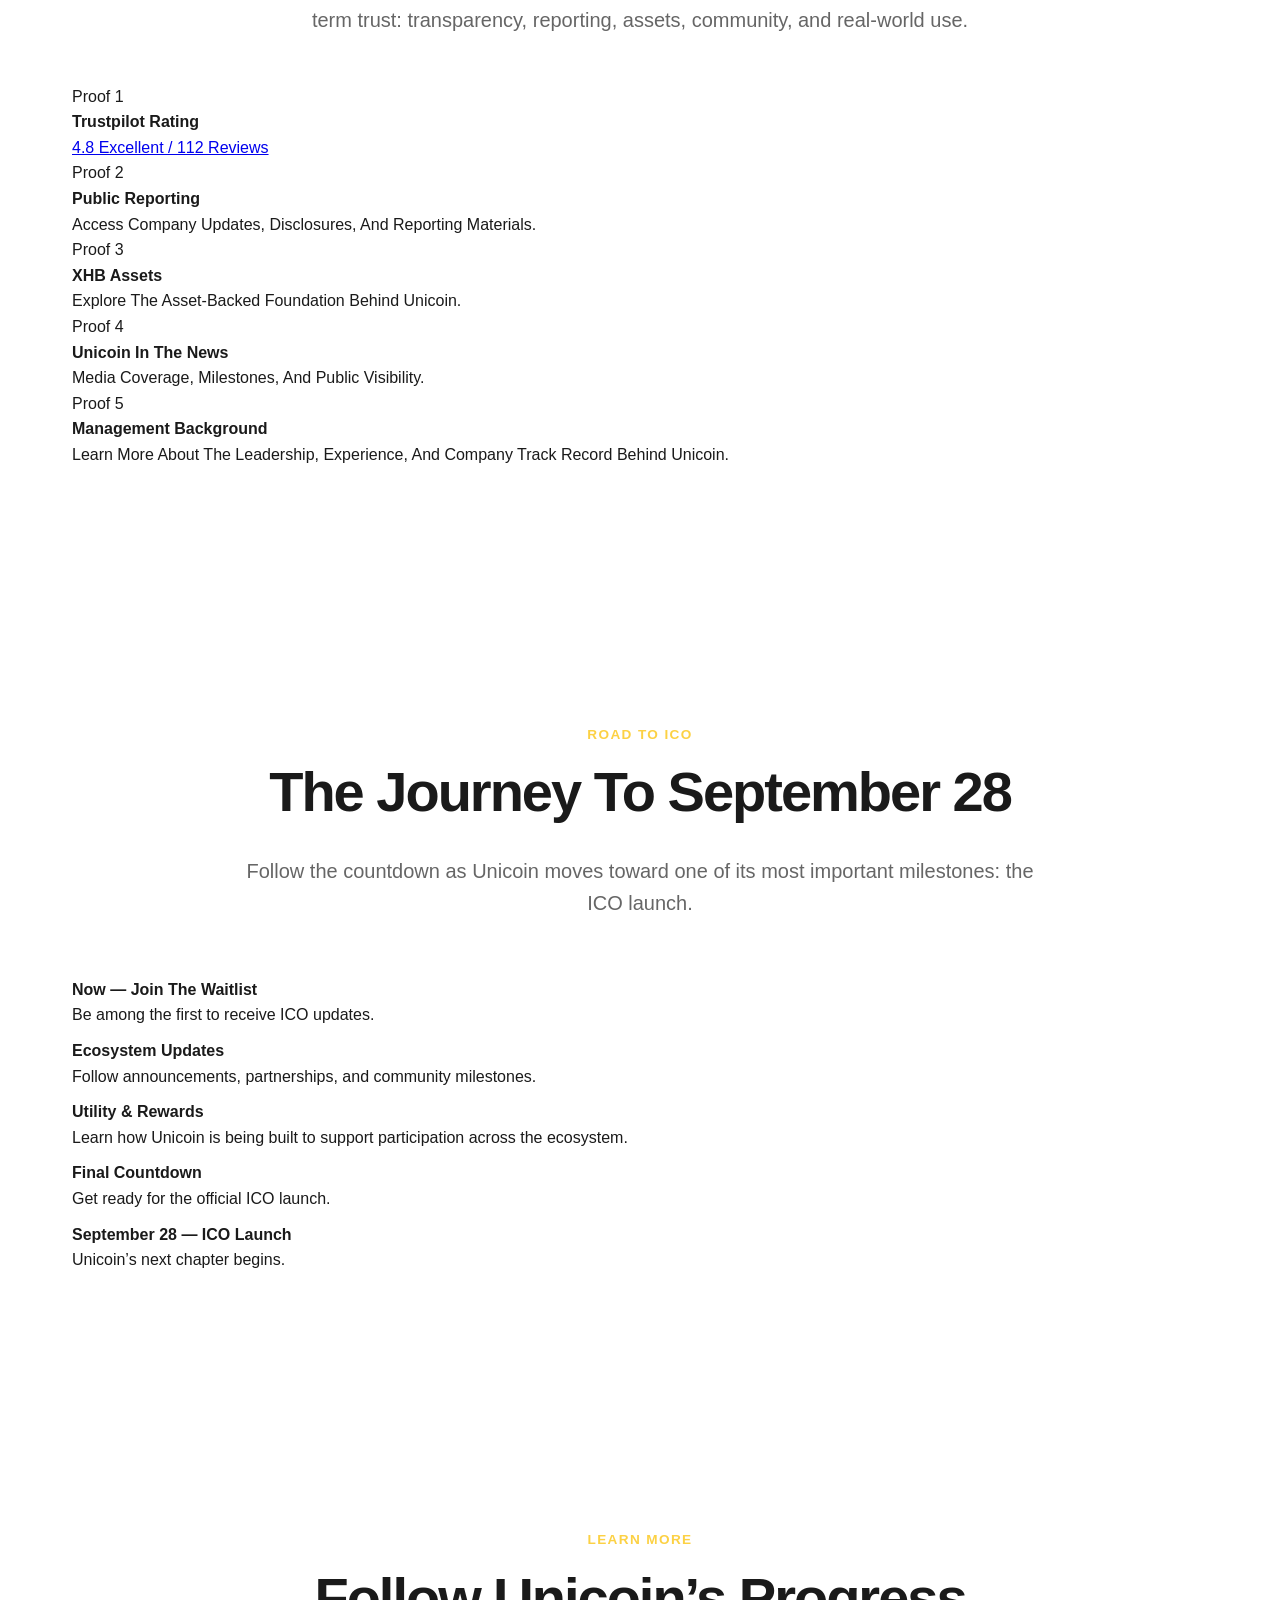
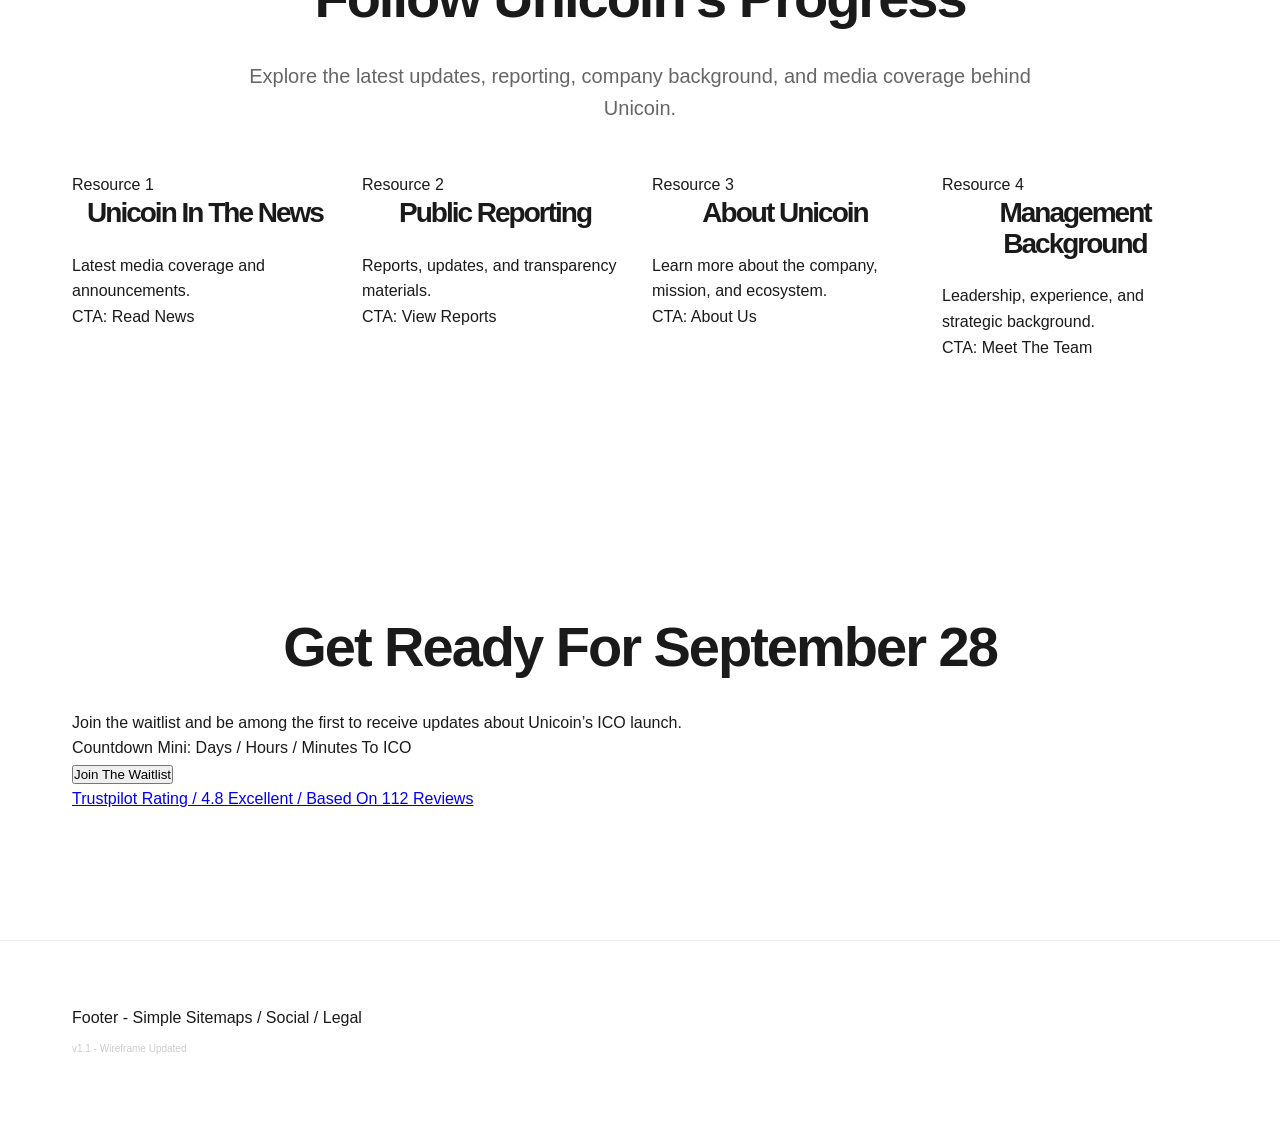
<file: home.html>
<!DOCTYPE html>
<html lang="en">
<head>
  <meta charset="UTF-8">
  <meta name="viewport" content="width=device-width, initial-scale=1.0">
  <title>Unicoin ICO Wireframe - Low Fidelity</title>
  <link rel="stylesheet" href="style.css?v=2">
  <!-- v1.0.4 - Cache Bust -->
</head>
<body>

  <!-- SECTION 1: HEADER -->
  <header class="wireframe-header">
    <div class="container flex-between">
      <div class="logo-box">UNICOIN</div>
      <nav class="nav-simple">
        <span>Vision</span>
        <span>Utility</span>
        <span>Ecosystem</span>
        <span>Tokenomics</span>
        <span>Trust</span>
        <span>Road To ICO</span>
      </nav>
      <div class="header-actions">
        <button class="btn-wireframe btn-primary">Join Waitlist</button>
      </div>
    </div>
  </header>

  <main>
    <!-- SECTION 2: HERO ROTATIVO / ICO COUNTDOWN -->
    <section class="wireframe-hero">
      <div class="container grid-2">
        <div class="hero-left">
          <div class="eyebrow">ICO Launch · September 28, 2026</div>
          
          <div class="rotating-container">
            <div class="slide active">
              <h1>The Countdown To Unicoin’s ICO Has Begun</h1>
              <p>Join the waitlist and get ready for Unicoin’s next chapter in digital assets.</p>
            </div>
            <div class="slide-indicator">[Slide 1 Of 3] Headline and copy rotate here</div>
          </div>

          <div class="hero-actions">
            <button class="btn-wireframe btn-primary">Join The Waitlist</button>
            <button class="btn-wireframe btn-secondary">Explore Unicoin</button>
          </div>

          <div class="trustpilot-compact">
            <div class="box-label">Trustpilot Compact Proof</div>
            <span><a href="https://www.trustpilot.com/review/unicoin.com" target="_blank">Trustpilot Rating / 4.8 Excellent / Based On 112 Reviews</a></span>
          </div>
        </div>

        <div class="hero-right">
          <div class="countdown-module">
            <div class="box-label">Countdown To September 28</div>
            <div class="flex-center gap-small">
              <div class="unit-box">DAYS</div>
              <div class="unit-box">HOURS</div>
              <div class="unit-box">MINS</div>
              <div class="unit-box">SECS</div>
            </div>
          </div>
          <div class="visual-placeholder">
            <div class="box-label">Visual Placeholder</div>
            <span>Abstract / Ecosystem / Launch Visual</span>
          </div>
        </div>
      </div>
    </section>

    <!-- SECTION 3: VISION / BIG IDEA -->
    <section class="wireframe-vision">
      <div class="container text-center">
        <div class="eyebrow">Our Vision</div>
        <h2>Built To Bring The Next Billion Into Crypto</h2>
        <div class="content-block">
          <p>Crypto adoption will not grow through complexity.<br>
          It will grow through trust, accessibility, education, and real-world value.<br>
          Unicoin is designed to make digital assets more useful, inclusive,<br>
          and understandable for people entering crypto for the first time.</p>
        </div>
        <div class="supporting-placeholder">
          <div class="box-label">Optional Supporting Placeholder (Stat / Proof)</div>
        </div>
      </div>
    </section>

    <!-- SECTION 4: WHAT WE STAND FOR -->
    <section class="wireframe-values surface-gray">
      <div class="container">
        <div class="eyebrow">What We Stand For</div>
        <h2>Crypto For Real People</h2>
        <p class="intro-copy">Unicoin is built around a simple belief: crypto should be more transparent, more useful, and more inclusive.</p>
        
        <div class="grid-4 mt-3">
          <div class="card-simple">
            <div class="box-label">Principle 1</div>
            <h3>Human</h3>
            <p>For real people — not only coders and traders.</p>
          </div>
          <div class="card-simple">
            <div class="box-label">Principle 2</div>
            <h3>Transparent</h3>
            <p>Built on disclosure, reporting, and trust.</p>
          </div>
          <div class="card-simple">
            <div class="box-label">Principle 3</div>
            <h3>Inclusive</h3>
            <p>Designed to help more people access and understand the digital economy.</p>
          </div>
          <div class="card-simple">
            <div class="box-label">Principle 4</div>
            <h3>Impactful</h3>
            <p>Leveraging crypto for education, opportunity, and causes that matter.</p>
          </div>
        </div>
      </div>
    </section>

    <!-- SECTION 5: INTENDED UTILITY -->
    <section class="wireframe-utility">
      <div class="container">
        <div class="eyebrow">What Unicoin Is Being Built To Enable</div>
        <h2>Built For Utility, Trust, And Rewards</h2>
        <p class="intro-copy">Unicoin is being developed as part of a broader ecosystem designed to support real-world participation, long-term value creation, and rewards-based engagement.</p>
        
        <div class="grid-3 mt-3">
          <div class="card-simple">
            <div class="box-label">Enablement 1</div>
            <h3>Payment Use Cases</h3>
            <p>The roadmap includes merchant adoption initiatives, online sales, and “Unicoin Accepted Here” experiences across selected markets and partners.</p>
          </div>
          <div class="card-simple">
            <div class="box-label">Enablement 2</div>
            <h3>Long-Term Participation</h3>
            <p>Unicoin’s strategy is focused on transparency, reporting, assets, community, and long-term value creation — not short-term speculation.</p>
          </div>
          <div class="card-simple">
            <div class="box-label">Enablement 3</div>
            <h3>Rewards Network</h3>
            <p>The ecosystem roadmap includes token incentives, community-earned Unicoins, and rewards-based activations across selected programs and partners.</p>
          </div>
        </div>
      </div>
    </section>

    <!-- SECTION 6: ECOSYSTEM -->
    <section class="wireframe-ecosystem surface-dark">
      <div class="container">
        <div class="eyebrow">The Unicoin Ecosystem</div>
        <h2>A Network Token For A Growing Ecosystem</h2>
        <p class="intro-copy">Unicoin connects platforms and initiatives designed to make crypto more useful, accessible, and rewarding for different communities and real-world use cases.</p>
        
        <div class="diagram-placeholder mt-3">
          <div class="box-label">Simple Ecosystem Diagram Placeholder</div>
          <div class="text-center">[UNICOIN]</div>
          <div class="flex-center mt-1">
            <div class="line-h"></div>
          </div>
          <div class="flex-between px-3">
            <div>[SafeBets]</div>
            <div>[Unicorn Hunters]</div>
            <div>[Castle]</div>
          </div>
        </div>

        <div class="grid-3 mt-3">
          <div class="card-simple dark-mode">
            <h3>SafeBets</h3>
            <p>A payment intelligence platform designed to bring data, trust, and real-world utility into digital transactions.</p>
          </div>
          <div class="card-simple dark-mode">
            <h3>Unicorn Hunters</h3>
            <p>A global investment show connecting people with access to pre-IPO opportunities and entrepreneurial innovation.</p>
          </div>
          <div class="card-simple dark-mode">
            <h3>Castle</h3>
            <p>An operating system for women’s wealth, combining neuroscience and artificial intelligence to help women build and manage wealth.</p>
          </div>
        </div>
      </div>
    </section>

    <!-- SECTION 6.5: TOKENOMICS -->
    <section class="wireframe-tokenomics">
      <div class="container">
        <div class="eyebrow">Tokenomics</div>
        <h2>Token Distribution And Utility</h2>
        <p class="intro-copy">A sustainable model designed for long-term participation and ecosystem growth.</p>
        
        <div class="grid-2 mt-3">
          <div class="visual-placeholder" style="height: 300px;">
            <div class="box-label">Token Distribution Chart (Pie/Donut)</div>
            <span>[Community 40% | Ecosystem 30% | Team 15% | etc.]</span>
          </div>
          <div class="card-simple">
            <h3>Token Utility Details</h3>
            <ul style="margin-top: 1rem; list-style-position: inside;">
              <li><strong>Governance:</strong> Placeholder for voting/participation logic.</li>
              <li><strong>Staking/Rewards:</strong> Placeholder for long-term holder benefits.</li>
              <li><strong>Transaction Utility:</strong> Placeholder for fee/payment use cases.</li>
            </ul>
            <div class="link-placeholder" style="margin-top: 2rem;">CTA: Download Tokenomics PDF</div>
          </div>
        </div>
      </div>
    </section>

    <!-- SECTION 7: TRUST / PROOF -->
    <section class="wireframe-trust surface-gray">
      <div class="container">
        <div class="eyebrow">Built On Trust, Not Hype</div>
        <h2>Transparency, Reporting, Assets, And Community</h2>
        <p class="intro-copy">While much of crypto chased hype, Unicoin focused on building the foundations of long-term trust: transparency, reporting, assets, community, and real-world use.</p>
        
        <div class="grid-5 mt-3">
          <div class="card-proof">
            <div class="box-label">Proof 1</div>
            <strong>Trustpilot Rating</strong>
            <p><a href="https://www.trustpilot.com/review/unicoin.com" target="_blank">4.8 Excellent / 112 Reviews</a></p>
          </div>
          <div class="card-proof">
            <div class="box-label">Proof 2</div>
            <strong>Public Reporting</strong>
            <p>Access Company Updates, Disclosures, And Reporting Materials.</p>
          </div>
          <div class="card-proof">
            <div class="box-label">Proof 3</div>
            <strong>XHB Assets</strong>
            <p>Explore The Asset-Backed Foundation Behind Unicoin.</p>
          </div>
          <div class="card-proof">
            <div class="box-label">Proof 4</div>
            <strong>Unicoin In The News</strong>
            <p>Media Coverage, Milestones, And Public Visibility.</p>
          </div>
          <div class="card-proof">
            <div class="box-label">Proof 5</div>
            <strong>Management Background</strong>
            <p>Learn More About The Leadership, Experience, And Company Track Record Behind Unicoin.</p>
          </div>
        </div>
      </div>
    </section>

    <!-- SECTION 8: ROAD TO ICO -->
    <section class="wireframe-roadmap">
      <div class="container">
        <div class="eyebrow">Road To ICO</div>
        <h2>The Journey To September 28</h2>
        <p class="intro-copy">Follow the countdown as Unicoin moves toward one of its most important milestones: the ICO launch.</p>
        
        <div class="timeline-vertical mt-3">
          <div class="timeline-item">
            <div class="dot"></div>
            <div class="timeline-content">
              <strong>Now — Join The Waitlist</strong>
              <p>Be among the first to receive ICO updates.</p>
            </div>
          </div>
          <div class="timeline-item">
            <div class="dot"></div>
            <div class="timeline-content">
              <strong>Ecosystem Updates</strong>
              <p>Follow announcements, partnerships, and community milestones.</p>
            </div>
          </div>
          <div class="timeline-item">
            <div class="dot"></div>
            <div class="timeline-content">
              <strong>Utility & Rewards</strong>
              <p>Learn how Unicoin is being built to support participation across the ecosystem.</p>
            </div>
          </div>
          <div class="timeline-item">
            <div class="dot"></div>
            <div class="timeline-content">
              <strong>Final Countdown</strong>
              <p>Get ready for the official ICO launch.</p>
            </div>
          </div>
          <div class="timeline-item">
            <div class="dot"></div>
            <div class="timeline-content">
              <strong>September 28 — ICO Launch</strong>
              <p>Unicoin’s next chapter begins.</p>
            </div>
          </div>
        </div>
      </div>
    </section>

    <!-- SECTION 9: LEARN MORE -->
    <section class="wireframe-learn surface-gray">
      <div class="container">
        <div class="eyebrow">Learn More</div>
        <h2>Follow Unicoin’s Progress</h2>
        <p class="intro-copy">Explore the latest updates, reporting, company background, and media coverage behind Unicoin.</p>
        
        <div class="grid-4 mt-3">
          <div class="card-simple">
            <div class="box-label">Resource 1</div>
            <h3>Unicoin In The News</h3>
            <p>Latest media coverage and announcements.</p>
            <div class="link-placeholder">CTA: Read News</div>
          </div>
          <div class="card-simple">
            <div class="box-label">Resource 2</div>
            <h3>Public Reporting</h3>
            <p>Reports, updates, and transparency materials.</p>
            <div class="link-placeholder">CTA: View Reports</div>
          </div>
          <div class="card-simple">
            <div class="box-label">Resource 3</div>
            <h3>About Unicoin</h3>
            <p>Learn more about the company, mission, and ecosystem.</p>
            <div class="link-placeholder">CTA: About Us</div>
          </div>
          <div class="card-simple">
            <div class="box-label">Resource 4</div>
            <h3>Management Background</h3>
            <p>Leadership, experience, and strategic background.</p>
            <div class="link-placeholder">CTA: Meet The Team</div>
          </div>
        </div>
      </div>
    </section>

    <!-- SECTION 10: FINAL CTA -->
    <section class="wireframe-final-cta text-center">
      <div class="container">
        <h2>Get Ready For September 28</h2>
        <p>Join the waitlist and be among the first to receive updates about Unicoin’s ICO launch.</p>
        
        <div class="countdown-mini mt-2">
          <div class="box-label">Countdown Mini: Days / Hours / Minutes To ICO</div>
        </div>

        <div class="mt-2">
          <button class="btn-wireframe btn-primary">Join The Waitlist</button>
        </div>

        <div class="trustpilot-compact mt-2">
          <span><a href="https://www.trustpilot.com/review/unicoin.com" target="_blank">Trustpilot Rating / 4.8 Excellent / Based On 112 Reviews</a></span>
        </div>
      </div>
    </section>
  </main>

  <footer class="wireframe-footer">
    <div class="container">
      <div class="box-label">Footer - Simple Sitemaps / Social / Legal</div>
      <div style="font-size: 10px; color: #ccc; margin-top: 10px;">v1.1 - Wireframe Updated</div>
    </div>
  </footer>

</body>
</html>
</file>
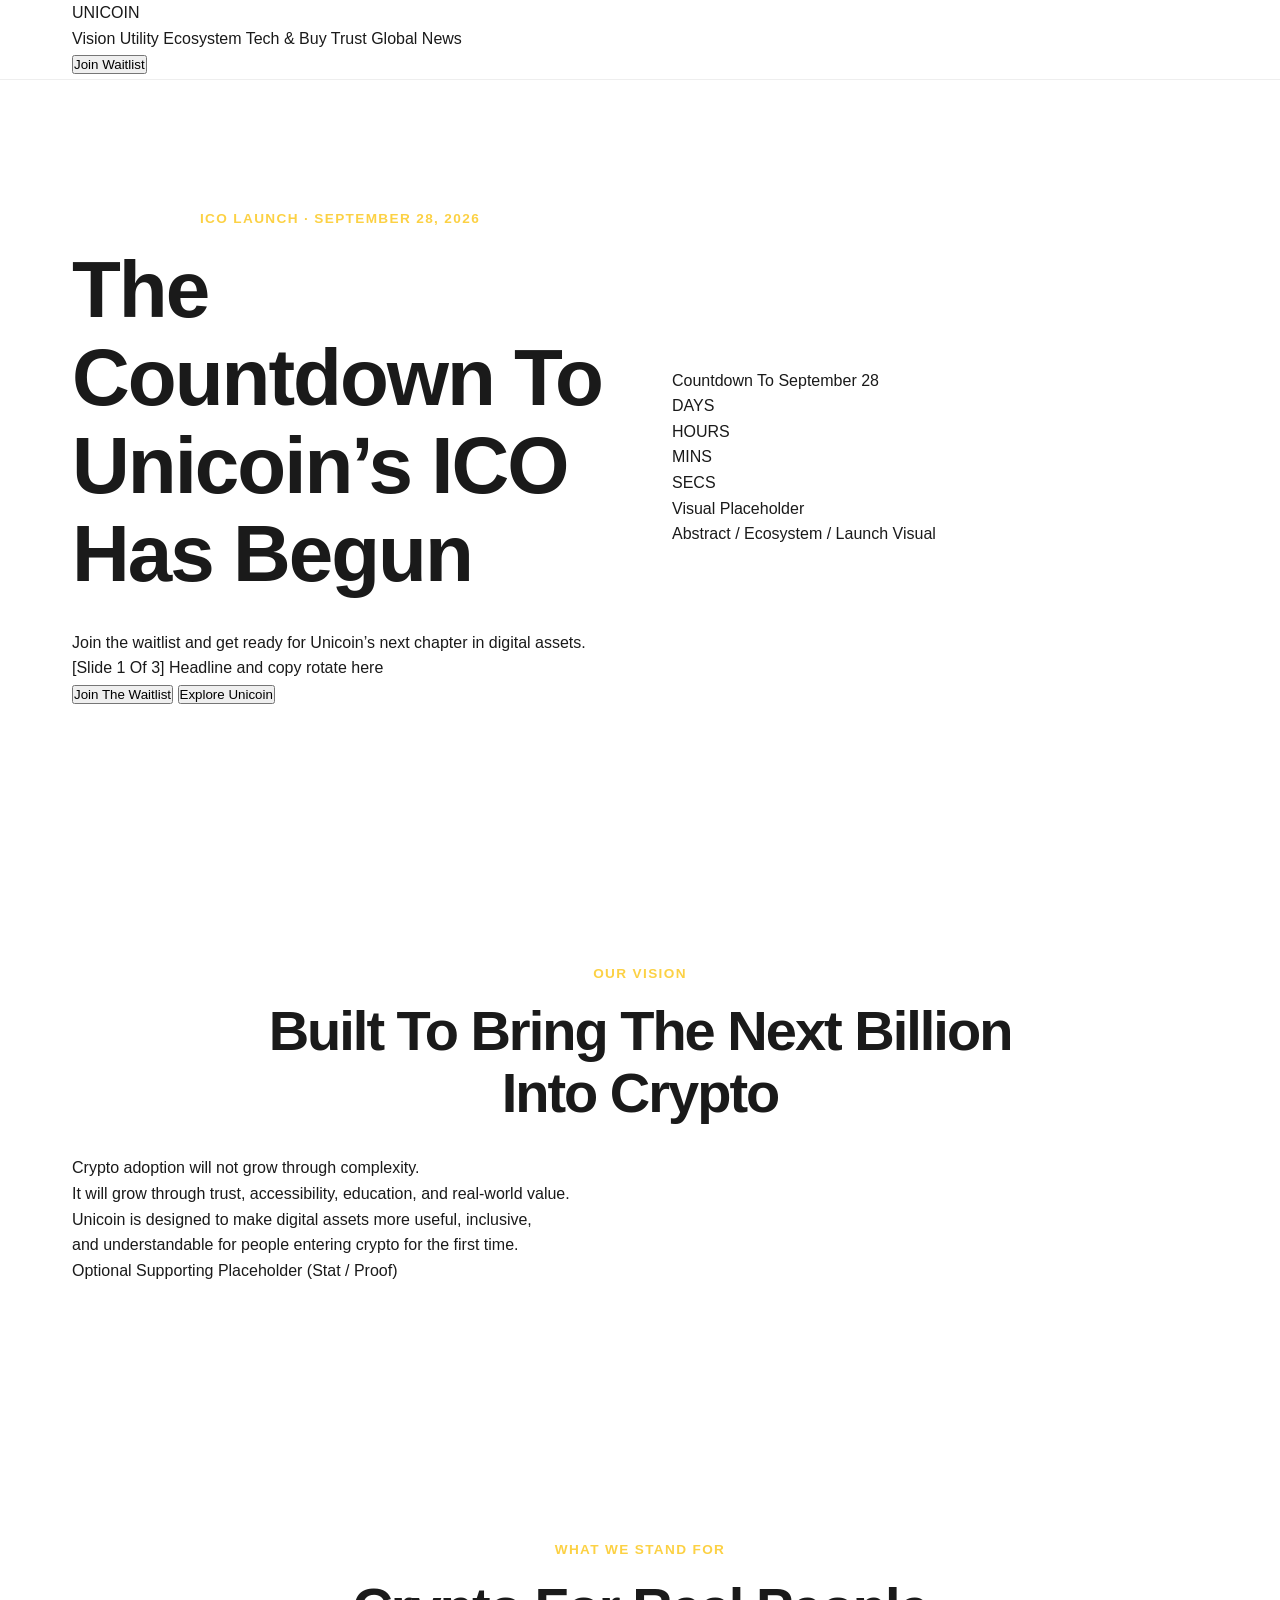
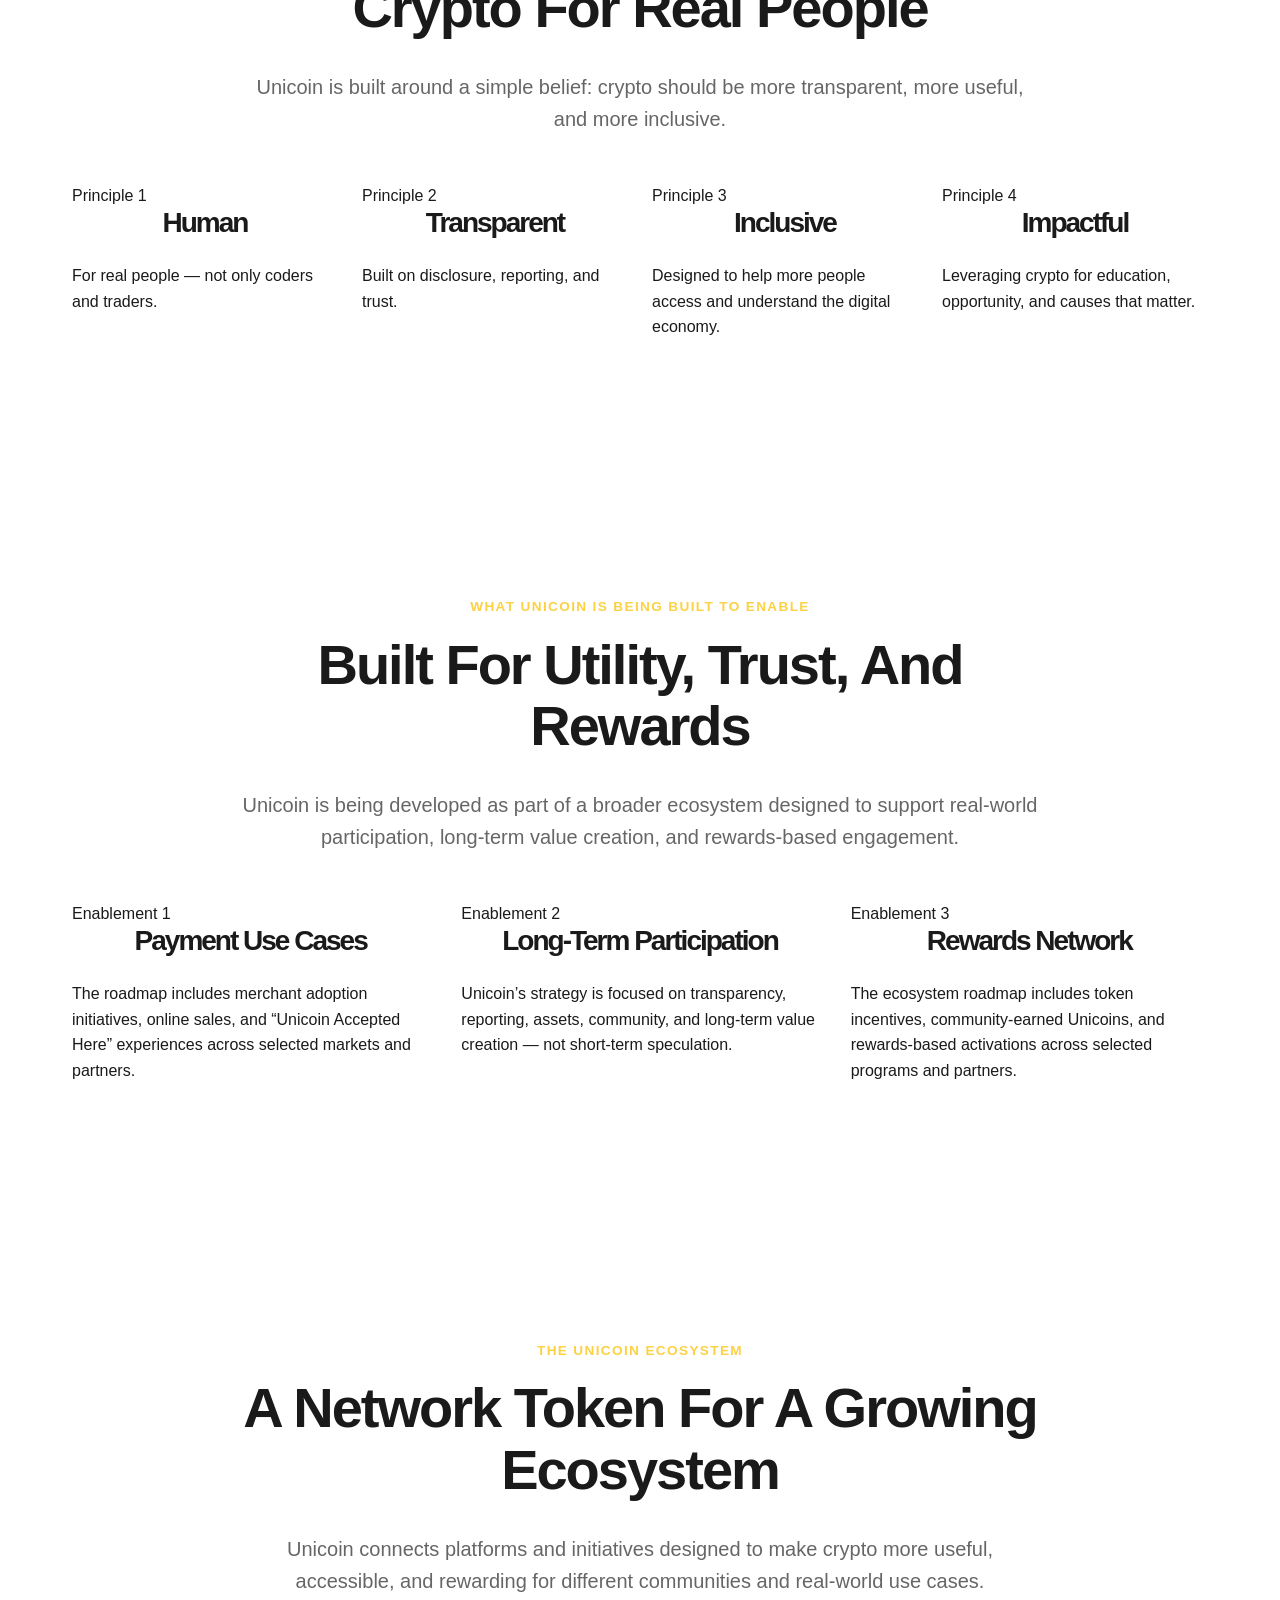
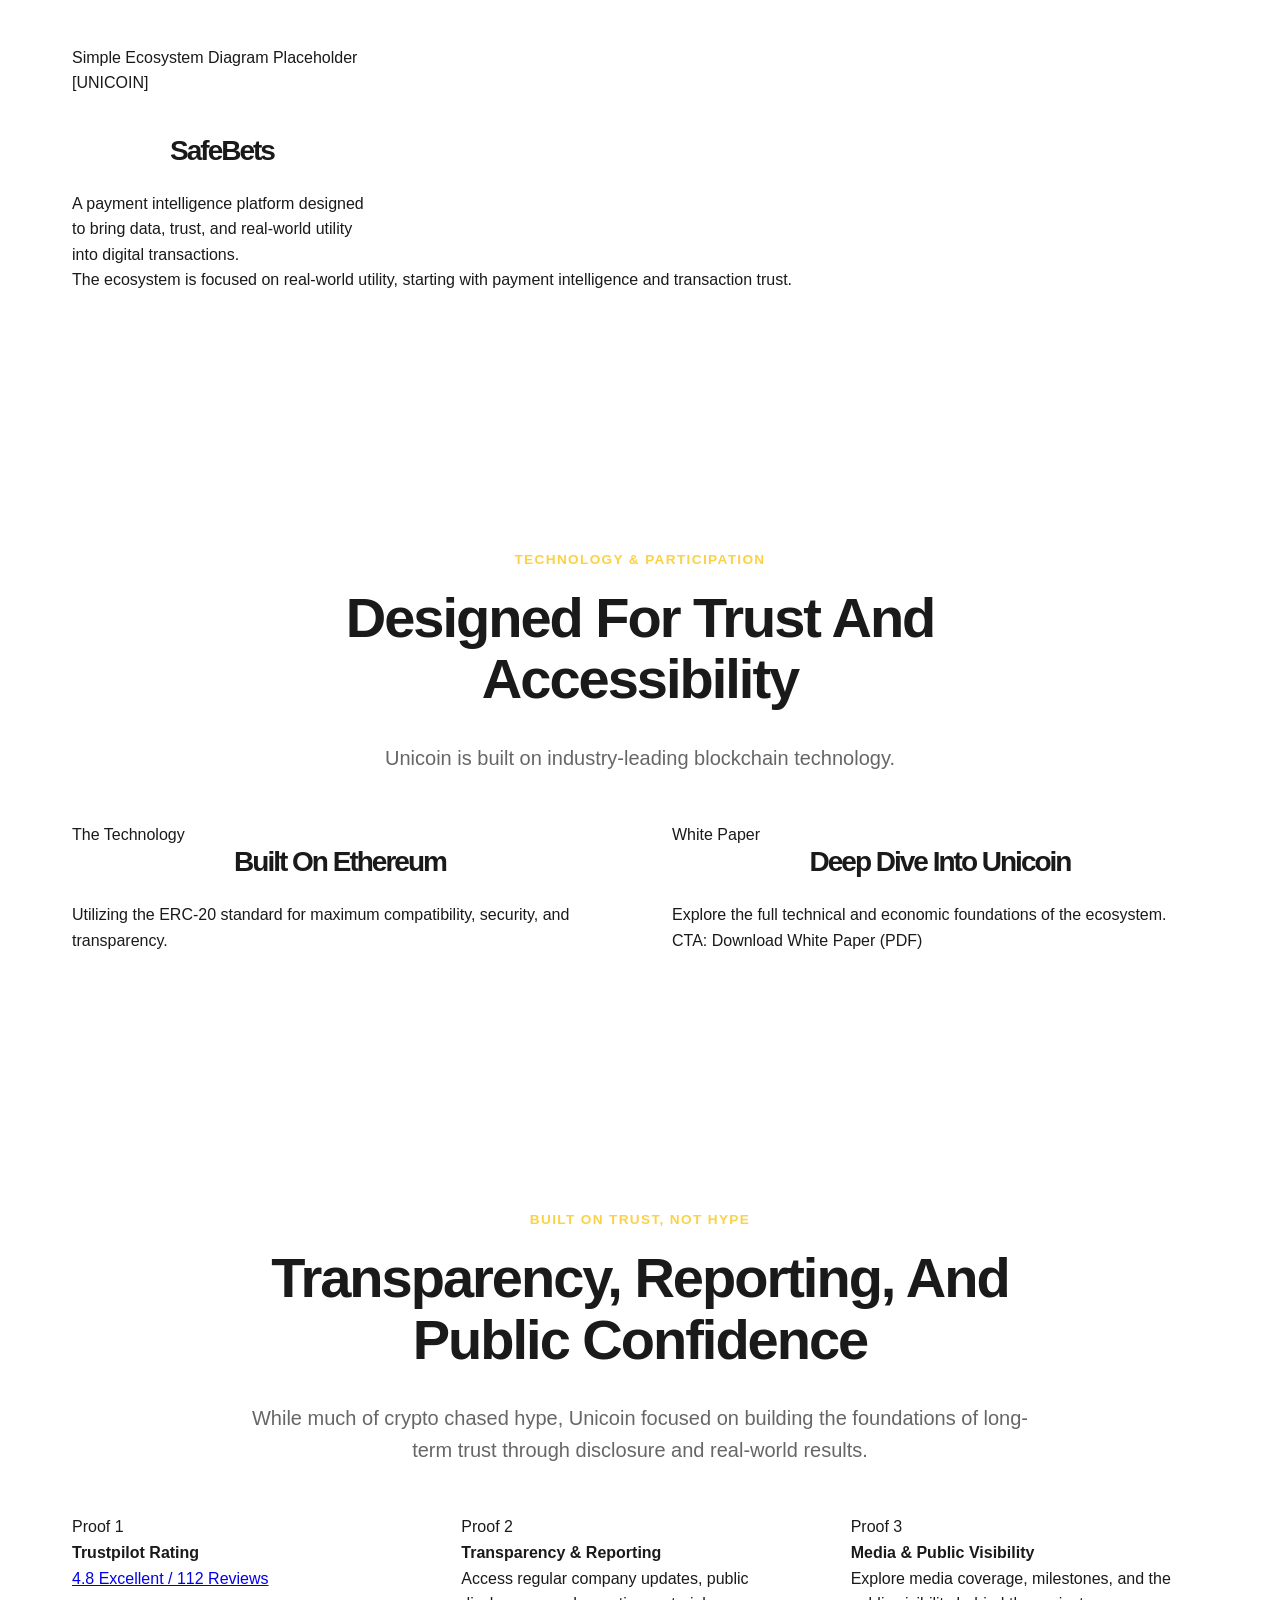
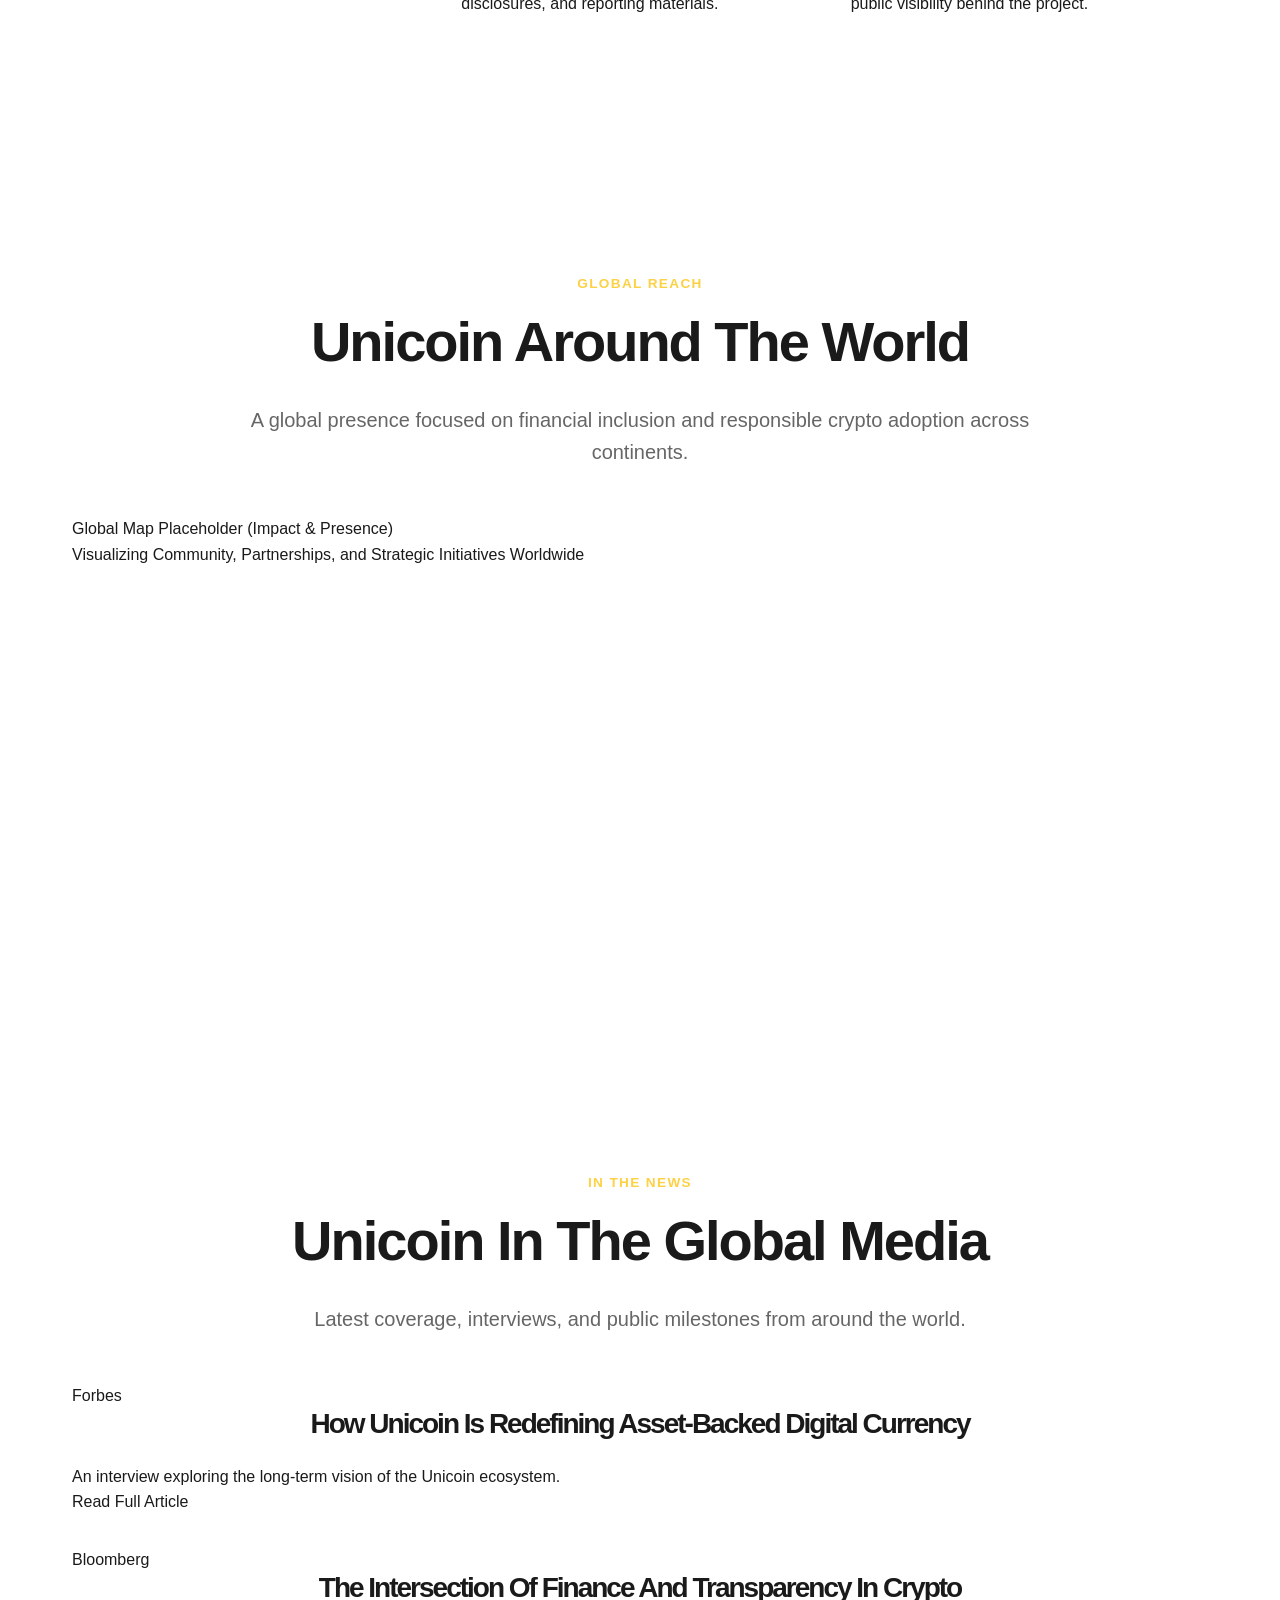
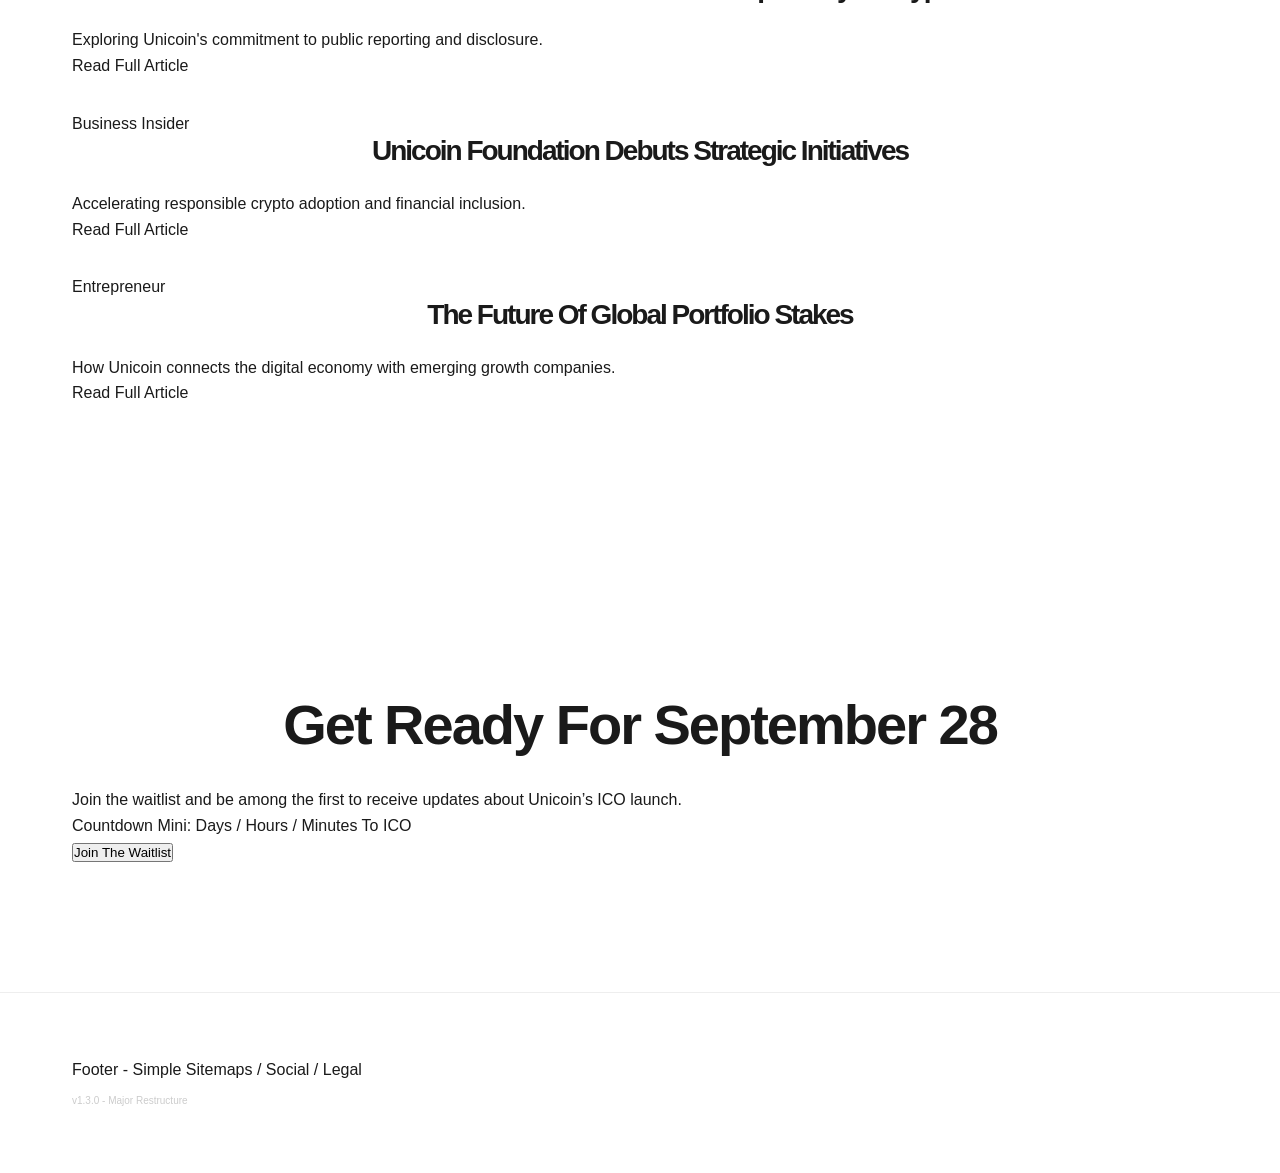
<file: unicoin2026.html>
<!-- 
  DEPLOYMENT FORCE REFRESH v1.3.1
  TIMESTAMP: 2026-07-02 16:57:00
  CLEAN VERSION: NO CASTLE, NO UNICOINX, NO REDUNDANT TRUSTPILOT
-->
<!DOCTYPE html>
<html lang="en">
<head>
  <meta charset="UTF-8">
  <meta name="viewport" content="width=device-width, initial-scale=1.0">
  <title>Unicoin ICO 2026 - Official Wireframe</title>
  <link rel="stylesheet" href="style.css?v=4">
  <!-- v1.3.0 - Major Restructure -->
</head>
<body>

  <!-- SECTION 1: HEADER -->
  <header class="wireframe-header">
    <div class="container flex-between">
      <div class="logo-box">UNICOIN</div>
      <nav class="nav-simple">
        <span>Vision</span>
        <span>Utility</span>
        <span>Ecosystem</span>
        <span>Tech & Buy</span>
        <span>Trust</span>
        <span>Global</span>
        <span>News</span>
      </nav>
      <div class="header-actions">
        <button class="btn-wireframe btn-primary">Join Waitlist</button>
      </div>
    </div>
  </header>

  <main>
    <!-- SECTION 2: HERO ROTATIVO / ICO COUNTDOWN -->
    <section class="wireframe-hero">
      <div class="container grid-2">
        <div class="hero-left">
          <div class="eyebrow">ICO Launch · September 28, 2026</div>
          
          <div class="rotating-container">
            <div class="slide active">
              <h1>The Countdown To Unicoin’s ICO Has Begun</h1>
              <p>Join the waitlist and get ready for Unicoin’s next chapter in digital assets.</p>
            </div>
            <div class="slide-indicator">[Slide 1 Of 3] Headline and copy rotate here</div>
          </div>

          <div class="hero-actions">
            <button class="btn-wireframe btn-primary">Join The Waitlist</button>
            <button class="btn-wireframe btn-secondary">Explore Unicoin</button>
          </div>
        </div>

        <div class="hero-right">
          <div class="countdown-module">
            <div class="box-label">Countdown To September 28</div>
            <div class="flex-center gap-small">
              <div class="unit-box">DAYS</div>
              <div class="unit-box">HOURS</div>
              <div class="unit-box">MINS</div>
              <div class="unit-box">SECS</div>
            </div>
          </div>
          <div class="visual-placeholder">
            <div class="box-label">Visual Placeholder</div>
            <span>Abstract / Ecosystem / Launch Visual</span>
          </div>
        </div>
      </div>
    </section>

    <!-- SECTION 3: VISION / BIG IDEA -->
    <section class="wireframe-vision">
      <div class="container text-center">
        <div class="eyebrow">Our Vision</div>
        <h2>Built To Bring The Next Billion Into Crypto</h2>
        <div class="content-block">
          <p>Crypto adoption will not grow through complexity.<br>
          It will grow through trust, accessibility, education, and real-world value.<br>
          Unicoin is designed to make digital assets more useful, inclusive,<br>
          and understandable for people entering crypto for the first time.</p>
        </div>
        <div class="supporting-placeholder">
          <div class="box-label">Optional Supporting Placeholder (Stat / Proof)</div>
        </div>
      </div>
    </section>

    <!-- SECTION 4: WHAT WE STAND FOR -->
    <section class="wireframe-values surface-gray">
      <div class="container">
        <div class="eyebrow">What We Stand For</div>
        <h2>Crypto For Real People</h2>
        <p class="intro-copy">Unicoin is built around a simple belief: crypto should be more transparent, more useful, and more inclusive.</p>
        
        <div class="grid-4 mt-3">
          <div class="card-simple">
            <div class="box-label">Principle 1</div>
            <h3>Human</h3>
            <p>For real people — not only coders and traders.</p>
          </div>
          <div class="card-simple">
            <div class="box-label">Principle 2</div>
            <h3>Transparent</h3>
            <p>Built on disclosure, reporting, and trust.</p>
          </div>
          <div class="card-simple">
            <div class="box-label">Principle 3</div>
            <h3>Inclusive</h3>
            <p>Designed to help more people access and understand the digital economy.</p>
          </div>
          <div class="card-simple">
            <div class="box-label">Principle 4</div>
            <h3>Impactful</h3>
            <p>Leveraging crypto for education, opportunity, and causes that matter.</p>
          </div>
        </div>
      </div>
    </section>

    <!-- SECTION 5: INTENDED UTILITY -->
    <section class="wireframe-utility">
      <div class="container">
        <div class="eyebrow">What Unicoin Is Being Built To Enable</div>
        <h2>Built For Utility, Trust, And Rewards</h2>
        <p class="intro-copy">Unicoin is being developed as part of a broader ecosystem designed to support real-world participation, long-term value creation, and rewards-based engagement.</p>
        
        <div class="grid-3 mt-3">
          <div class="card-simple">
            <div class="box-label">Enablement 1</div>
            <h3>Payment Use Cases</h3>
            <p>The roadmap includes merchant adoption initiatives, online sales, and “Unicoin Accepted Here” experiences across selected markets and partners.</p>
          </div>
          <div class="card-simple">
            <div class="box-label">Enablement 2</div>
            <h3>Long-Term Participation</h3>
            <p>Unicoin’s strategy is focused on transparency, reporting, assets, community, and long-term value creation — not short-term speculation.</p>
          </div>
          <div class="card-simple">
            <div class="box-label">Enablement 3</div>
            <h3>Rewards Network</h3>
            <p>The ecosystem roadmap includes token incentives, community-earned Unicoins, and rewards-based activations across selected programs and partners.</p>
          </div>
        </div>
      </div>
    </section>

    <!-- SECTION 6: ECOSYSTEM -->
    <section class="wireframe-ecosystem surface-dark">
      <div class="container">
        <div class="eyebrow">The Unicoin Ecosystem</div>
        <h2>A Network Token For A Growing Ecosystem</h2>
        <p class="intro-copy">Unicoin connects platforms and initiatives designed to make crypto more useful, accessible, and rewarding for different communities and real-world use cases.</p>
        
        <div class="diagram-placeholder mt-3">
          <div class="box-label">Simple Ecosystem Diagram Placeholder</div>
          <div class="text-center">[UNICOIN]</div>
          <div class="flex-center mt-1">
            <div class="line-v" style="height: 40px; width: 2px; background: white; margin: 0 auto;"></div>
          </div>
          <div class="flex-center">
            <div class="card-simple dark-mode" style="width: 300px; margin-top: 0;">
              <h3>SafeBets</h3>
              <p>A payment intelligence platform designed to bring data, trust, and real-world utility into digital transactions.</p>
            </div>
          </div>
        </div>

        <div class="text-center mt-3">
          <p>The ecosystem is focused on real-world utility, starting with payment intelligence and transaction trust.</p>
        </div>
      </div>
    </section>

    <!-- SECTION 6.5: TECHNOLOGY & PARTICIPATION -->
    <section class="wireframe-tech-buy">
      <div class="container">
        <div class="eyebrow">Technology & Participation</div>
        <h2>Designed For Trust And Accessibility</h2>
        <p class="intro-copy">Unicoin is built on industry-leading blockchain technology.</p>
        
        <div class="grid-2 mt-3">
          <div class="tech-block">
            <div class="box-label">The Technology</div>
            <h3>Built On Ethereum</h3>
            <p>Utilizing the ERC-20 standard for maximum compatibility, security, and transparency.</p>
          </div>
          
          <div class="buy-block">
            <div class="box-label">White Paper</div>
            <h3>Deep Dive Into Unicoin</h3>
            <p>Explore the full technical and economic foundations of the ecosystem.</p>
            <div class="link-placeholder mt-2">CTA: Download White Paper (PDF)</div>
          </div>
        </div>
      </div>
    </section>

    <!-- SECTION 7: TRUST / PROOF -->
    <section class="wireframe-trust surface-gray">
      <div class="container">
        <div class="eyebrow">Built On Trust, Not Hype</div>
        <h2>Transparency, Reporting, And Public Confidence</h2>
        <p class="intro-copy">While much of crypto chased hype, Unicoin focused on building the foundations of long-term trust through disclosure and real-world results.</p>
        
        <div class="grid-3 mt-3">
          <div class="card-proof">
            <div class="box-label">Proof 1</div>
            <strong>Trustpilot Rating</strong>
            <p><a href="https://www.trustpilot.com/review/unicoin.com" target="_blank">4.8 Excellent / 112 Reviews</a></p>
          </div>
          <div class="card-proof">
            <div class="box-label">Proof 2</div>
            <strong>Transparency & Reporting</strong>
            <p>Access regular company updates, public disclosures, and reporting materials.</p>
          </div>
          <div class="card-proof">
            <div class="box-label">Proof 3</div>
            <strong>Media & Public Visibility</strong>
            <p>Explore media coverage, milestones, and the public visibility behind the project.</p>
          </div>
        </div>
      </div>
    </section>

    <!-- SECTION 8: UNICOIN AROUND THE WORLD -->
    <section class="wireframe-global">
      <div class="container">
        <div class="eyebrow">Global Reach</div>
        <h2>Unicoin Around The World</h2>
        <p class="intro-copy">A global presence focused on financial inclusion and responsible crypto adoption across continents.</p>
        
        <div class="visual-placeholder mt-3" style="height: 400px;">
          <div class="box-label">Global Map Placeholder (Impact & Presence)</div>
          <span>Visualizing Community, Partnerships, and Strategic Initiatives Worldwide</span>
        </div>
      </div>
    </section>

    <!-- SECTION 9: UNICOIN IN THE NEWS -->
    <section class="wireframe-news surface-gray">
      <div class="container">
        <div class="eyebrow">In The News</div>
        <h2>Unicoin In The Global Media</h2>
        <p class="intro-copy">Latest coverage, interviews, and public milestones from around the world.</p>
        
        <div class="news-list mt-3">
          <div class="card-simple" style="margin-bottom: 2rem;">
            <div class="box-label">Forbes</div>
            <h3>How Unicoin Is Redefining Asset-Backed Digital Currency</h3>
            <p>An interview exploring the long-term vision of the Unicoin ecosystem.</p>
            <div class="link-placeholder">Read Full Article</div>
          </div>
          <div class="card-simple" style="margin-bottom: 2rem;">
            <div class="box-label">Bloomberg</div>
            <h3>The Intersection Of Finance And Transparency In Crypto</h3>
            <p>Exploring Unicoin's commitment to public reporting and disclosure.</p>
            <div class="link-placeholder">Read Full Article</div>
          </div>
          <div class="card-simple" style="margin-bottom: 2rem;">
            <div class="box-label">Business Insider</div>
            <h3>Unicoin Foundation Debuts Strategic Initiatives</h3>
            <p>Accelerating responsible crypto adoption and financial inclusion.</p>
            <div class="link-placeholder">Read Full Article</div>
          </div>
          <div class="card-simple" style="margin-bottom: 2rem;">
            <div class="box-label">Entrepreneur</div>
            <h3>The Future Of Global Portfolio Stakes</h3>
            <p>How Unicoin connects the digital economy with emerging growth companies.</p>
            <div class="link-placeholder">Read Full Article</div>
          </div>
        </div>
      </div>
    </section>

    <!-- SECTION 10: FINAL CTA -->
    <section class="wireframe-final-cta text-center">
      <div class="container">
        <h2>Get Ready For September 28</h2>
        <p>Join the waitlist and be among the first to receive updates about Unicoin’s ICO launch.</p>
        
        <div class="countdown-mini mt-2">
          <div class="box-label">Countdown Mini: Days / Hours / Minutes To ICO</div>
        </div>

        <div class="mt-2">
          <button class="btn-wireframe btn-primary">Join The Waitlist</button>
        </div>
      </div>
    </section>
  </main>

  <footer class="wireframe-footer">
    <div class="container">
      <div class="box-label">Footer - Simple Sitemaps / Social / Legal</div>
      <div style="font-size: 10px; color: #ccc; margin-top: 10px;">v1.3.0 - Major Restructure</div>
    </div>
  </footer>

</body>
</html>
</file>
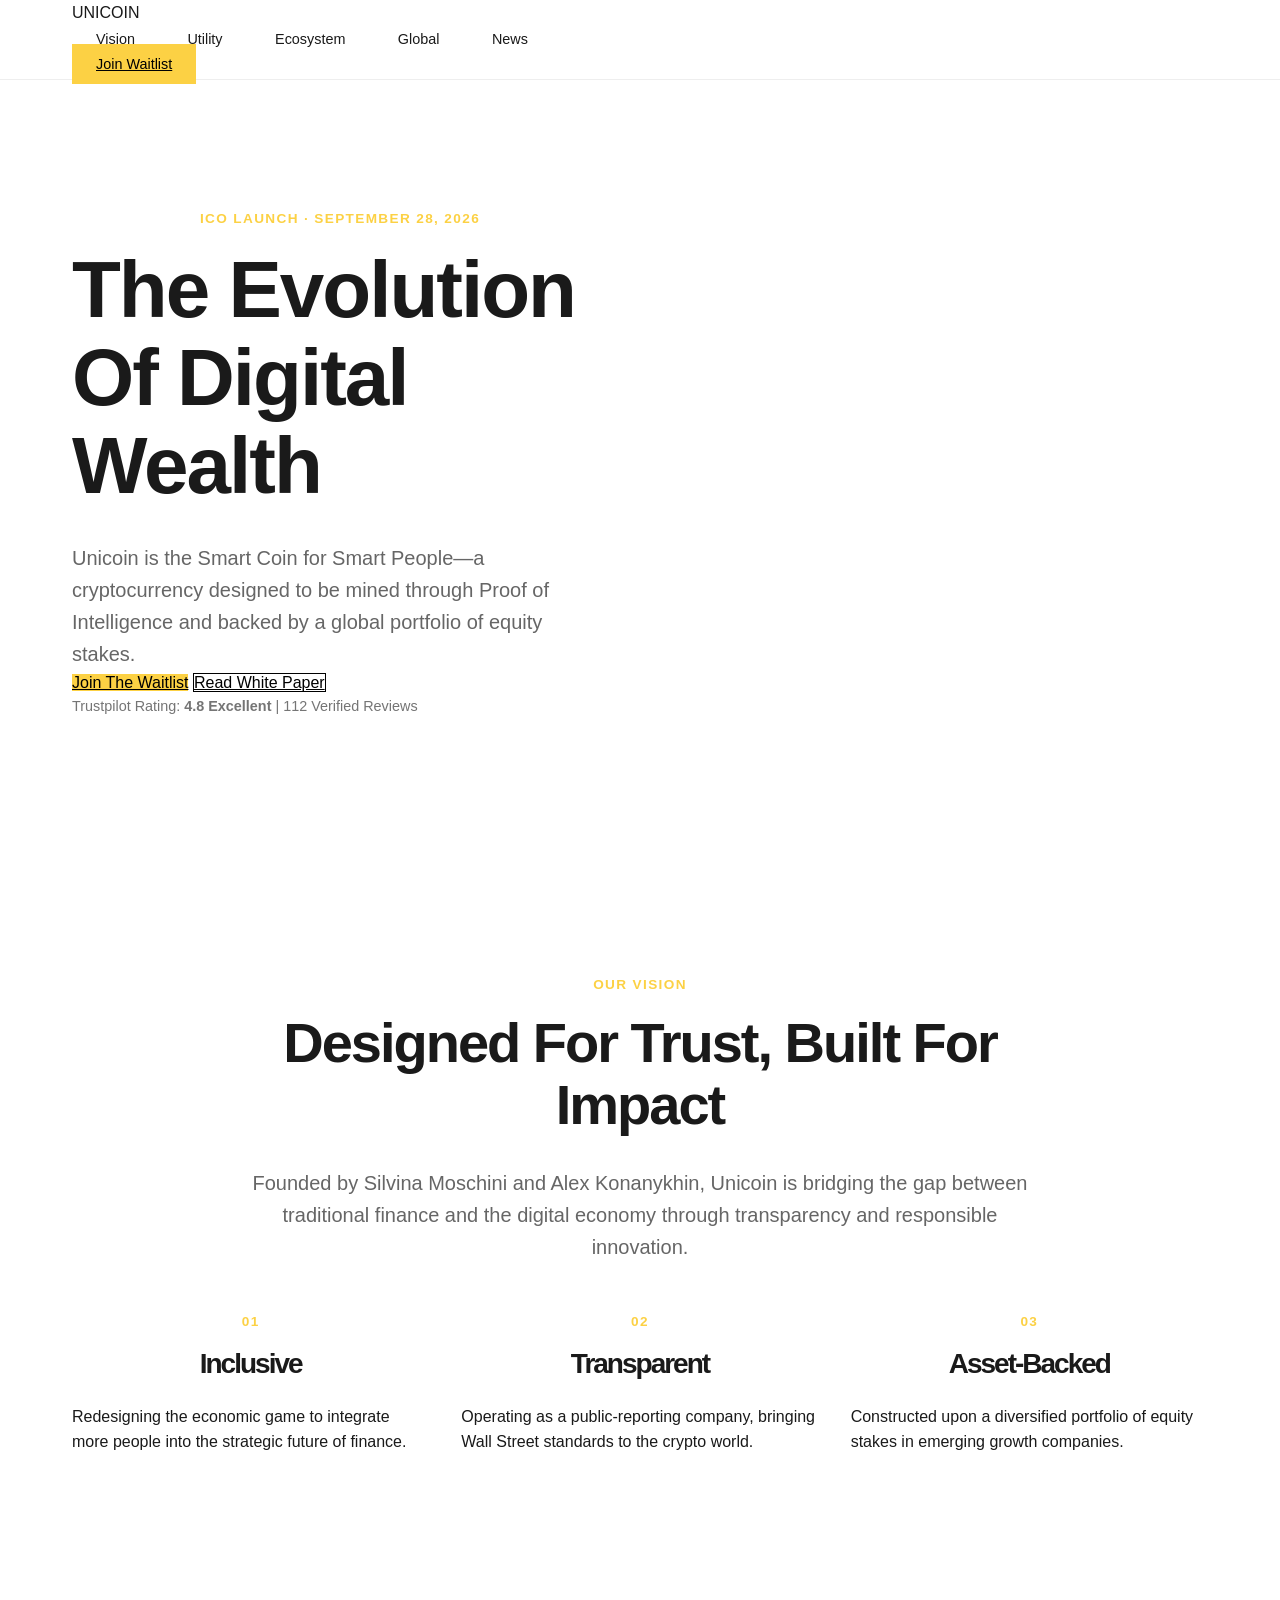
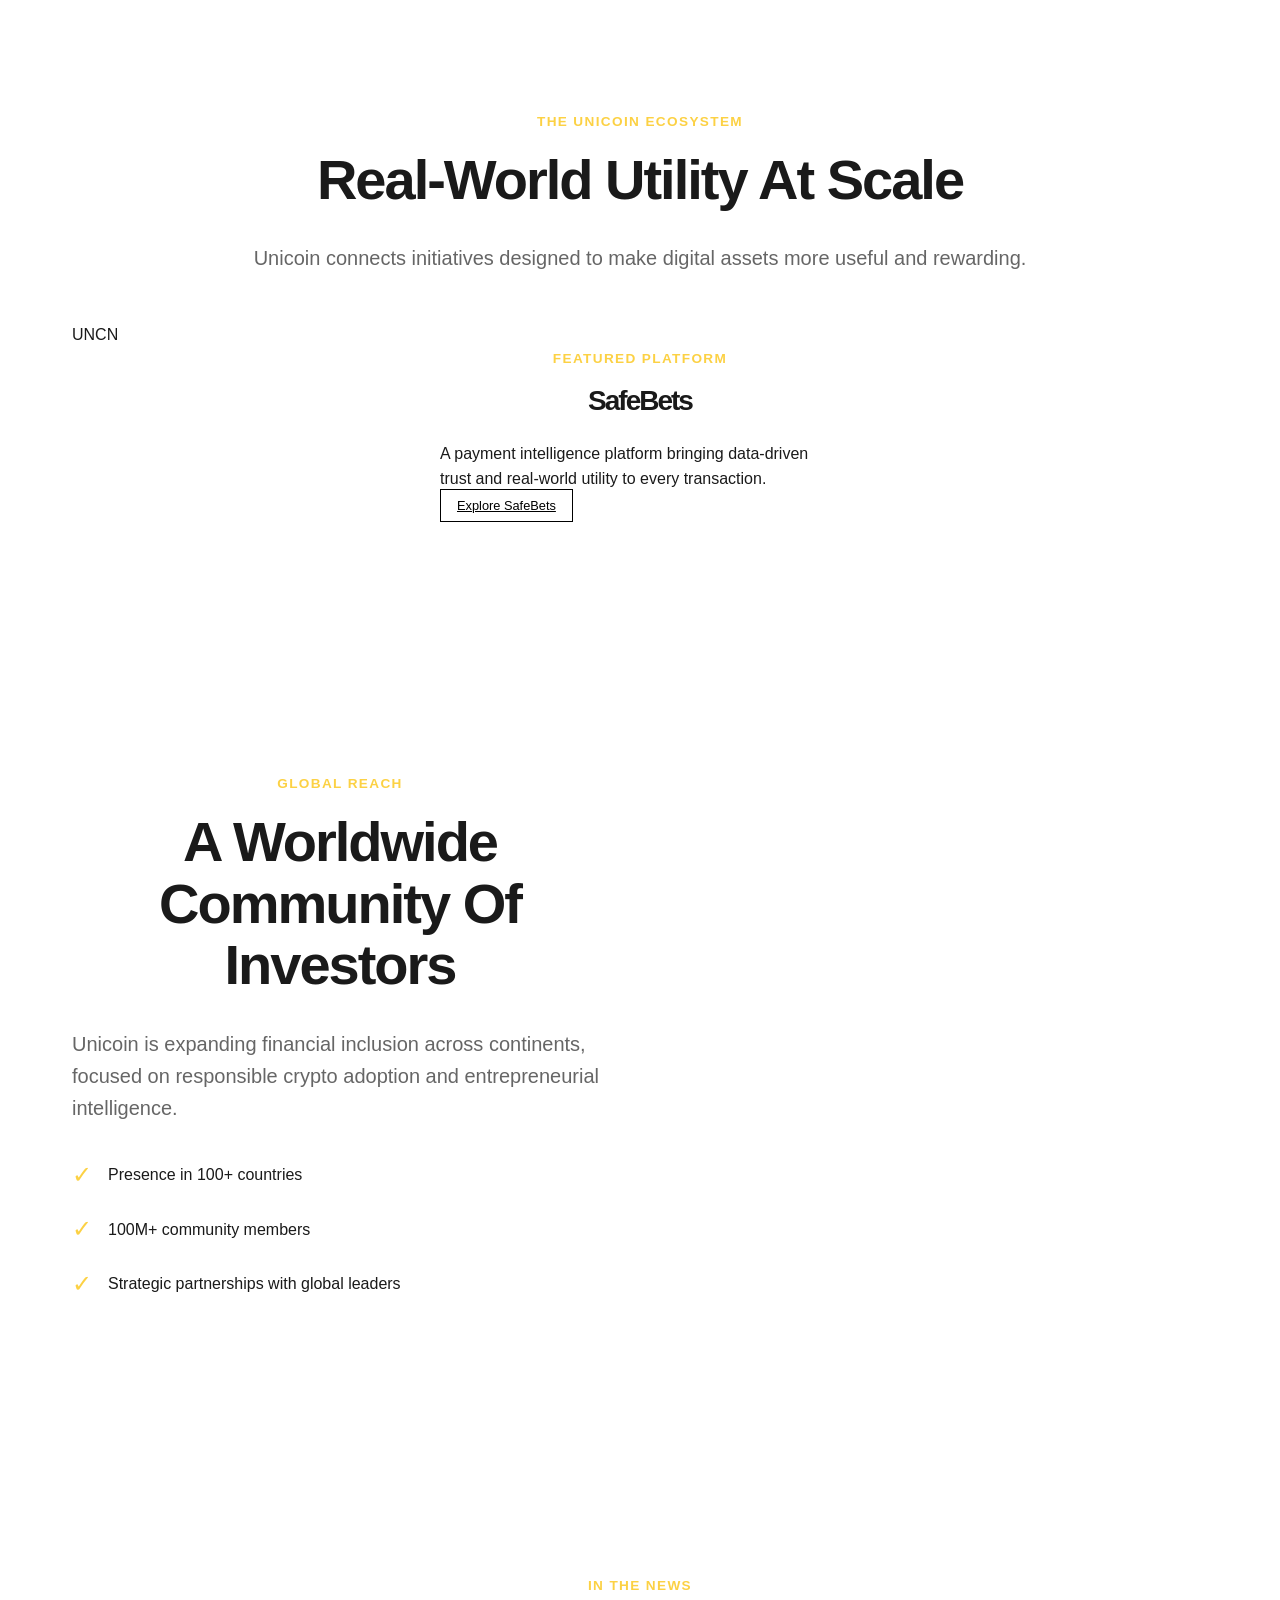
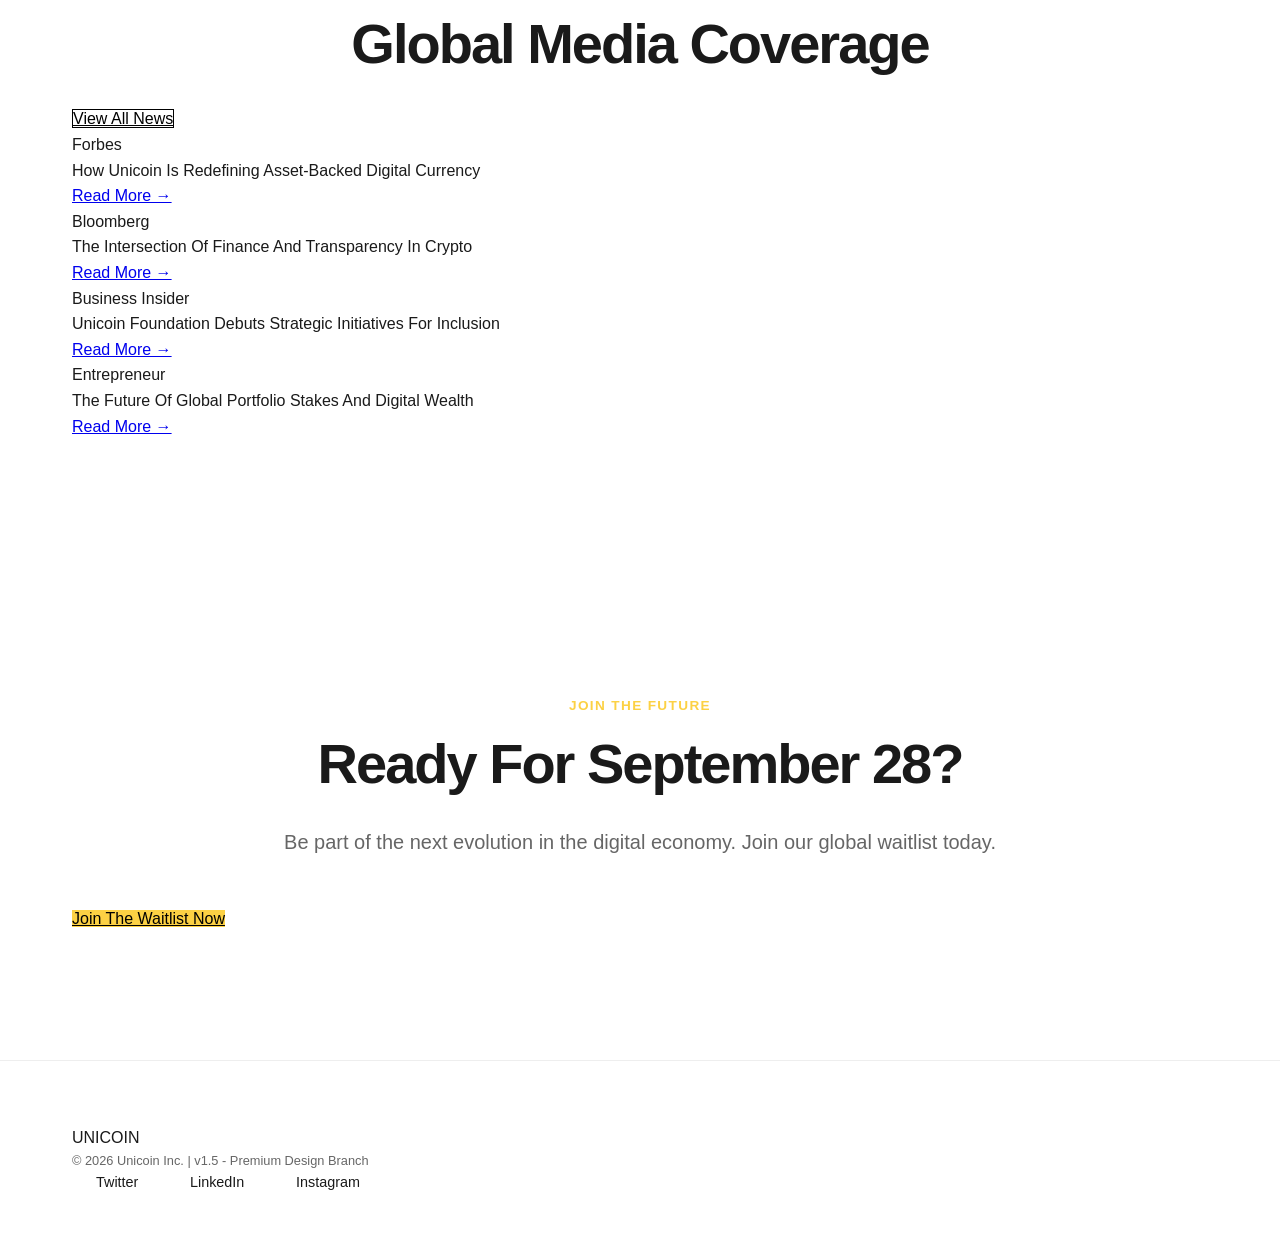
<file: v2.html>
<!DOCTYPE html>
<html lang="en">
<head>
  <meta charset="UTF-8">
  <meta name="viewport" content="width=device-width, initial-scale=1.0">
  <title>Unicoin - The Smart Coin for Smart People</title>
  <link rel="stylesheet" href="style.css?v=design-1.0">
</head>
<body>

  <!-- HEADER -->
  <header>
    <div class="container flex-between" style="height: 100%;">
      <div class="logo">UNICOIN</div>
      <nav class="nav-links">
        <span>Vision</span>
        <span>Utility</span>
        <span>Ecosystem</span>
        <span>Global</span>
        <span>News</span>
      </nav>
      <div>
        <a href="#" class="btn-premium btn-gold" style="padding: 0.75rem 1.5rem; font-size: 0.9rem;">Join Waitlist</a>
      </div>
    </div>
  </header>

  <main>
    <!-- HERO SECTION -->
    <section class="hero-section">
      <div class="container grid-2">
        <div class="hero-left">
          <span class="eyebrow">ICO Launch · September 28, 2026</span>
          <h1>The Evolution Of Digital Wealth</h1>
          <p class="intro-copy" style="margin: 0; text-align: left;">Unicoin is the Smart Coin for Smart People—a cryptocurrency designed to be mined through Proof of Intelligence and backed by a global portfolio of equity stakes.</p>
          
          <div class="mt-3 flex-center" style="justify-content: flex-start; gap: 1.5rem;">
            <a href="#" class="btn-premium btn-gold">Join The Waitlist</a>
            <a href="#" class="btn-premium btn-outline">Read White Paper</a>
          </div>

          <div class="mt-3" style="opacity: 0.6; font-size: 0.9rem;">
            Trustpilot Rating: <strong>4.8 Excellent</strong> | 112 Verified Reviews
          </div>
        </div>
        <div class="hero-right">
          <div class="visual-box">
            <!-- Animated Countdown or Abstract 3D Asset -->
          </div>
        </div>
      </div>
    </section>

    <!-- VISION SECTION -->
    <section class="bg-surface">
      <div class="container text-center">
        <span class="eyebrow">Our Vision</span>
        <h2>Designed For Trust, Built For Impact</h2>
        <p class="intro-copy">Founded by Silvina Moschini and Alex Konanykhin, Unicoin is bridging the gap between traditional finance and the digital economy through transparency and responsible innovation.</p>
        
        <div class="grid-3 mt-3">
          <div class="card-premium">
            <span class="eyebrow">01</span>
            <h3>Inclusive</h3>
            <p>Redesigning the economic game to integrate more people into the strategic future of finance.</p>
          </div>
          <div class="card-premium">
            <span class="eyebrow">02</span>
            <h3>Transparent</h3>
            <p>Operating as a public-reporting company, bringing Wall Street standards to the crypto world.</p>
          </div>
          <div class="card-premium">
            <span class="eyebrow">03</span>
            <h3>Asset-Backed</h3>
            <p>Constructed upon a diversified portfolio of equity stakes in emerging growth companies.</p>
          </div>
        </div>
      </div>
    </section>

    <!-- ECOSYSTEM SECTION -->
    <section>
      <div class="container text-center">
        <span class="eyebrow">The Unicoin Ecosystem</span>
        <h2>Real-World Utility At Scale</h2>
        <p class="intro-copy">Unicoin connects initiatives designed to make digital assets more useful and rewarding.</p>

        <div class="ecosystem-diagram">
          <div class="token-circle">UNCN</div>
          <div class="connection-line"></div>
          <div class="card-premium" style="max-width: 400px; margin: 0 auto; background: var(--color-navy);">
            <span class="eyebrow">Featured Platform</span>
            <h3>SafeBets</h3>
            <p>A payment intelligence platform bringing data-driven trust and real-world utility to every transaction.</p>
            <a href="#" class="btn-premium btn-outline mt-2" style="font-size: 0.8rem; padding: 0.5rem 1rem;">Explore SafeBets</a>
          </div>
        </div>
      </div>
    </section>

    <!-- GLOBAL REACH SECTION -->
    <section class="bg-surface">
      <div class="container grid-2">
        <div>
          <span class="eyebrow">Global Reach</span>
          <h2>A Worldwide Community Of Investors</h2>
          <p class="intro-copy" style="margin: 0; text-align: left;">Unicoin is expanding financial inclusion across continents, focused on responsible crypto adoption and entrepreneurial intelligence.</p>
          
          <ul style="list-style: none; margin-top: 2rem;">
            <li style="margin-bottom: 1rem; display: flex; align-items: center; gap: 1rem;">
              <span style="color: var(--color-gold); font-size: 1.5rem;">✓</span>
              <span>Presence in 100+ countries</span>
            </li>
            <li style="margin-bottom: 1rem; display: flex; align-items: center; gap: 1rem;">
              <span style="color: var(--color-gold); font-size: 1.5rem;">✓</span>
              <span>100M+ community members</span>
            </li>
            <li style="margin-bottom: 1rem; display: flex; align-items: center; gap: 1rem;">
              <span style="color: var(--color-gold); font-size: 1.5rem;">✓</span>
              <span>Strategic partnerships with global leaders</span>
            </li>
          </ul>
        </div>
        <div class="hero-right">
          <div class="visual-box" style="height: 400px;">
            <!-- Interactive World Map Visual -->
          </div>
        </div>
      </div>
    </section>

    <!-- NEWS SECTION -->
    <section class="news-block">
      <div class="container">
        <div class="flex-between">
          <div>
            <span class="eyebrow">In The News</span>
            <h2>Global Media Coverage</h2>
          </div>
          <a href="#" class="btn-premium btn-outline">View All News</a>
        </div>

        <div class="mt-3">
          <div class="news-item">
            <div class="news-source">Forbes</div>
            <div class="news-title">How Unicoin Is Redefining Asset-Backed Digital Currency</div>
            <a href="#" class="news-link">Read More →</a>
          </div>
          <div class="news-item">
            <div class="news-source">Bloomberg</div>
            <div class="news-title">The Intersection Of Finance And Transparency In Crypto</div>
            <a href="#" class="news-link">Read More →</a>
          </div>
          <div class="news-item">
            <div class="news-source">Business Insider</div>
            <div class="news-title">Unicoin Foundation Debuts Strategic Initiatives For Inclusion</div>
            <a href="#" class="news-link">Read More →</a>
          </div>
          <div class="news-item">
            <div class="news-source">Entrepreneur</div>
            <div class="news-title">The Future Of Global Portfolio Stakes And Digital Wealth</div>
            <a href="#" class="news-link">Read More →</a>
          </div>
        </div>
      </div>
    </section>

    <!-- FINAL CTA -->
    <section style="padding-bottom: 8rem;">
      <div class="container">
        <div class="card-premium text-center" style="background: linear-gradient(135deg, var(--color-navy-light), var(--color-navy)); border-color: var(--color-gold);">
          <span class="eyebrow">Join The Future</span>
          <h2>Ready For September 28?</h2>
          <p class="intro-copy">Be part of the next evolution in the digital economy. Join our global waitlist today.</p>
          <div class="mt-3">
            <a href="#" class="btn-premium btn-gold">Join The Waitlist Now</a>
          </div>
        </div>
      </div>
    </section>
  </main>

  <footer>
    <div class="container flex-between">
      <div class="logo">UNICOIN</div>
      <div style="color: var(--color-text-muted); font-size: 0.8rem;">
        &copy; 2026 Unicoin Inc. | v1.5 - Premium Design Branch
      </div>
      <div class="nav-links" style="font-size: 0.8rem;">
        <span>Twitter</span>
        <span>LinkedIn</span>
        <span>Instagram</span>
      </div>
    </div>
  </footer>

</body>
</html>
</file>
<file: style.css>
:root {
  /* Color Palette - Clean & Modern */
  --color-gold: #FCD144; /* Official Unicoin Yellow */
  --color-gold-hover: #e5bc3d;
  --color-white: #ffffff;
  --color-gray-light: #f8f9fa;
  --color-gray-border: #eeeeee;
  --color-text-dark: #1a1a1a;
  --color-text-muted: #666666;
  
  /* Typography */
  --font-titles: 'Montserrat', sans-serif;
  --font-body: 'Inter', sans-serif;
  
  /* Layout */
  --container-width: 1200px;
  --spacing-section: 8rem;
  --transition: all 0.2s ease;
}

@import url('https://fonts.googleapis.com/css2?family=Montserrat:wght@700&family=Inter:wght@400;500&display=swap');

* {
  margin: 0;
  padding: 0;
  box-sizing: border-box;
}

body {
  background-color: var(--color-white);
  color: var(--color-text-dark);
  font-family: var(--font-body);
  line-height: 1.6;
  -webkit-font-smoothing: antialiased;
}

.container {
  max-width: var(--container-width);
  margin: 0 auto;
  padding: 0 2rem;
}

.container-wide {
  max-width: 100%;
  padding: 0;
}

/* Typography Overrides */
h1, h2, h3, h4 {
  font-family: var(--font-titles);
  font-weight: 700;
  letter-spacing: -2px; /* User requested -2 interetrado */
  text-transform: none; /* Title Case requested */
  line-height: 1.1;
}

h1 { font-size: clamp(3rem, 8vw, 5rem); max-width: 900px; margin: 0 auto 2rem; }
h2 { font-size: clamp(2.5rem, 5vw, 3.5rem); margin-bottom: 2rem; text-align: center; max-width: 800px; margin-left: auto; margin-right: auto; }
h3 { font-size: 1.75rem; margin-bottom: 1.5rem; text-align: center; }

p.intro-copy {
  color: var(--color-text-muted);
  font-size: 1.25rem;
  max-width: 800px;
  margin: 0 auto 3rem; 
  text-align: center; /* Enforce centering */
}

.eyebrow {
  font-family: var(--font-body);
  font-weight: 600;
  text-transform: uppercase;
  letter-spacing: 0.1em;
  color: var(--color-gold);
  font-size: 0.85rem;
  margin-bottom: 1rem;
  display: block;
  text-align: center; /* Center by default */
}

/* Buttons */
.btn-modern {
  display: inline-block;
  padding: 1rem 3rem;
  border-radius: 4px; /* More modern/clean than round */
  font-weight: 600;
  text-decoration: none;
  cursor: pointer;
  transition: var(--transition);
  border: none;
  font-family: var(--font-body);
  font-size: 1rem;
  text-align: center;
}

.btn-container-center {
  display: flex;
  justify-content: center;
  gap: 1.5rem;
  width: 100%;
  margin-top: 2rem;
}

.btn-gold {
  background-color: var(--color-gold);
  color: #000;
}

.btn-gold:hover {
  background-color: var(--color-gold-hover);
  transform: translateY(-1px);
}

.btn-outline {
  background: transparent;
  border: 1px solid #000;
  color: #000;
}

/* Footer Horizontal */
footer {
  padding: 4rem 0;
  border-top: 1px solid var(--color-gray-border);
  background: white;
}

.footer-inner {
  display: flex;
  justify-content: space-between;
  align-items: center;
  gap: 2rem;
  flex-wrap: wrap;
}

.footer-links {
  display: flex;
  gap: 2.5rem;
  list-style: none;
  font-size: 0.85rem;
  font-weight: 500;
  color: var(--color-text-muted);
}

.footer-links li:hover { color: #000; cursor: pointer; }

.footer-bottom {
  margin-top: 3rem;
  padding-top: 2rem;
  border-top: 1px solid var(--color-gray-border);
  display: flex;
  justify-content: space-between;
  font-size: 0.75rem;
  color: #aaa;
}

/* Navigation */
header {
  height: 80px;
  background: white;
  border-bottom: 1px solid var(--color-gray-border);
  position: sticky;
  top: 0;
  z-index: 1000;
}

.nav-links span {
  margin: 0 1.5rem;
  font-size: 0.9rem;
  font-weight: 500;
  color: var(--color-text-dark);
  cursor: pointer;
}

/* Hero Full Wide */
.hero-wide {
  width: 100%;
  height: 90vh;
  position: relative;
  background: #000;
  display: flex;
  align-items: center;
  justify-content: center;
  color: white;
  overflow: hidden;
}

.hero-image {
  position: absolute;
  top: 0;
  left: 0;
  width: 100%;
  height: 100%;
  object-fit: cover;
  opacity: 0.6;
  z-index: 1;
}

/* Scroll Snap Slider */
.hero-slider-container {
  display: flex;
  overflow-x: auto;
  scroll-snap-type: x mandatory;
  scroll-behavior: smooth;
  width: 100%;
  height: 100%;
  -ms-overflow-style: none; /* Hide scrollbar */
  scrollbar-width: none;
}

.hero-slider-container::-webkit-scrollbar {
  display: none;
}

.hero-slide {
  flex: 0 0 100%;
  width: 100%;
  height: 100%;
  scroll-snap-align: start;
  display: flex;
  align-items: center;
  justify-content: center;
  position: relative;
  background: #111;
}

/* Dots */
.slider-dots {
  position: absolute;
  bottom: 12rem; /* Above countdown */
  left: 50%;
  transform: translateX(-50%);
  display: flex;
  gap: 1rem;
  z-index: 20;
}

.dot {
  width: 10px;
  height: 10px;
  background: rgba(255, 255, 255, 0.3);
  border-radius: 50%;
  cursor: pointer;
  transition: var(--transition);
}

.dot.active {
  background: var(--color-gold);
  transform: scale(1.2);
}

.scroll-indicator {
  position: absolute;
  bottom: 1rem;
  left: 50%;
  transform: translateX(-50%);
  z-index: 10;
  animation: bounce 2s infinite;
  cursor: pointer;
  color: white;
}

@keyframes bounce {
  0%, 20%, 50%, 80%, 100% {transform: translate(-50%, 0);}
  40% {transform: translate(-50%, -10px);}
  60% {transform: translate(-50%, -5px);}
}

/* Sections */
section {
  padding: var(--spacing-section) 0;
}

.section-white { background: white; }
.section-gray { background: var(--color-gray-light); }

/* Media Grid */
.media-grid {
  display: grid;
  grid-template-columns: repeat(2, 1fr);
  gap: 3rem;
}

.media-item {
  text-align: left;
}

.media-placeholder {
  width: 100%;
  aspect-ratio: 16 / 9;
  background: #ddd;
  margin-bottom: 1.5rem;
  display: flex;
  align-items: center;
  justify-content: center;
  font-size: 0.8rem;
  color: #999;
}

.news-card {
  text-align: left;
}

.news-card-img {
  width: 100%;
  aspect-ratio: 4 / 5; /* More vertical as in the image */
  background: #eee;
  border-radius: 8px;
  margin-bottom: 1.5rem;
}

.news-category {
  color: var(--color-gold);
  font-weight: 700;
  font-size: 0.75rem;
  text-transform: capitalize;
  margin-bottom: 0.5rem;
  display: block;
}

.news-date {
  color: #999;
  font-size: 0.75rem;
  margin-bottom: 0.75rem;
  display: block;
}

.news-title-link {
  color: #000;
  text-decoration: none;
  font-family: var(--font-titles);
  font-weight: 700;
  font-size: 1.25rem;
  line-height: 1.2;
  margin-bottom: 1rem;
  display: block;
}

.btn-news {
  border: 1px solid #000;
  color: #000;
  padding: 0.8rem 2.5rem;
  border-radius: 100px;
  text-transform: uppercase;
  font-weight: 600;
  font-size: 0.75rem;
  letter-spacing: 0.1em;
  text-decoration: none;
  display: inline-block;
  transition: var(--transition);
}

.btn-news:hover {
  background: #000;
  color: var(--color-gold);
}

/* Trustpilot Visual */
.trustpilot-section {
  background: white;
  border: 1px solid var(--color-gray-border);
  padding: 3rem;
  border-radius: 8px;
  display: inline-block;
  margin-top: 2rem;
}

.tp-stars { color: #00b67a; font-size: 2rem; margin-bottom: 0.5rem; }

/* Grid Utils */
.grid-2 { display: grid; grid-template-columns: 1fr 1fr; gap: 4rem; align-items: center; }
.grid-3 { display: grid; grid-template-columns: repeat(3, 1fr); gap: 2rem; }
.grid-4 { display: grid; grid-template-columns: repeat(4, 1fr); gap: 1.5rem; }

@media (max-width: 992px) {
  .grid-4 { grid-template-columns: repeat(2, 1fr); }
}

@media (max-width: 768px) {
  .grid-2, .grid-3, .grid-4, .media-grid { grid-template-columns: 1fr; }
  --spacing-section: 4rem;
}
</file>
